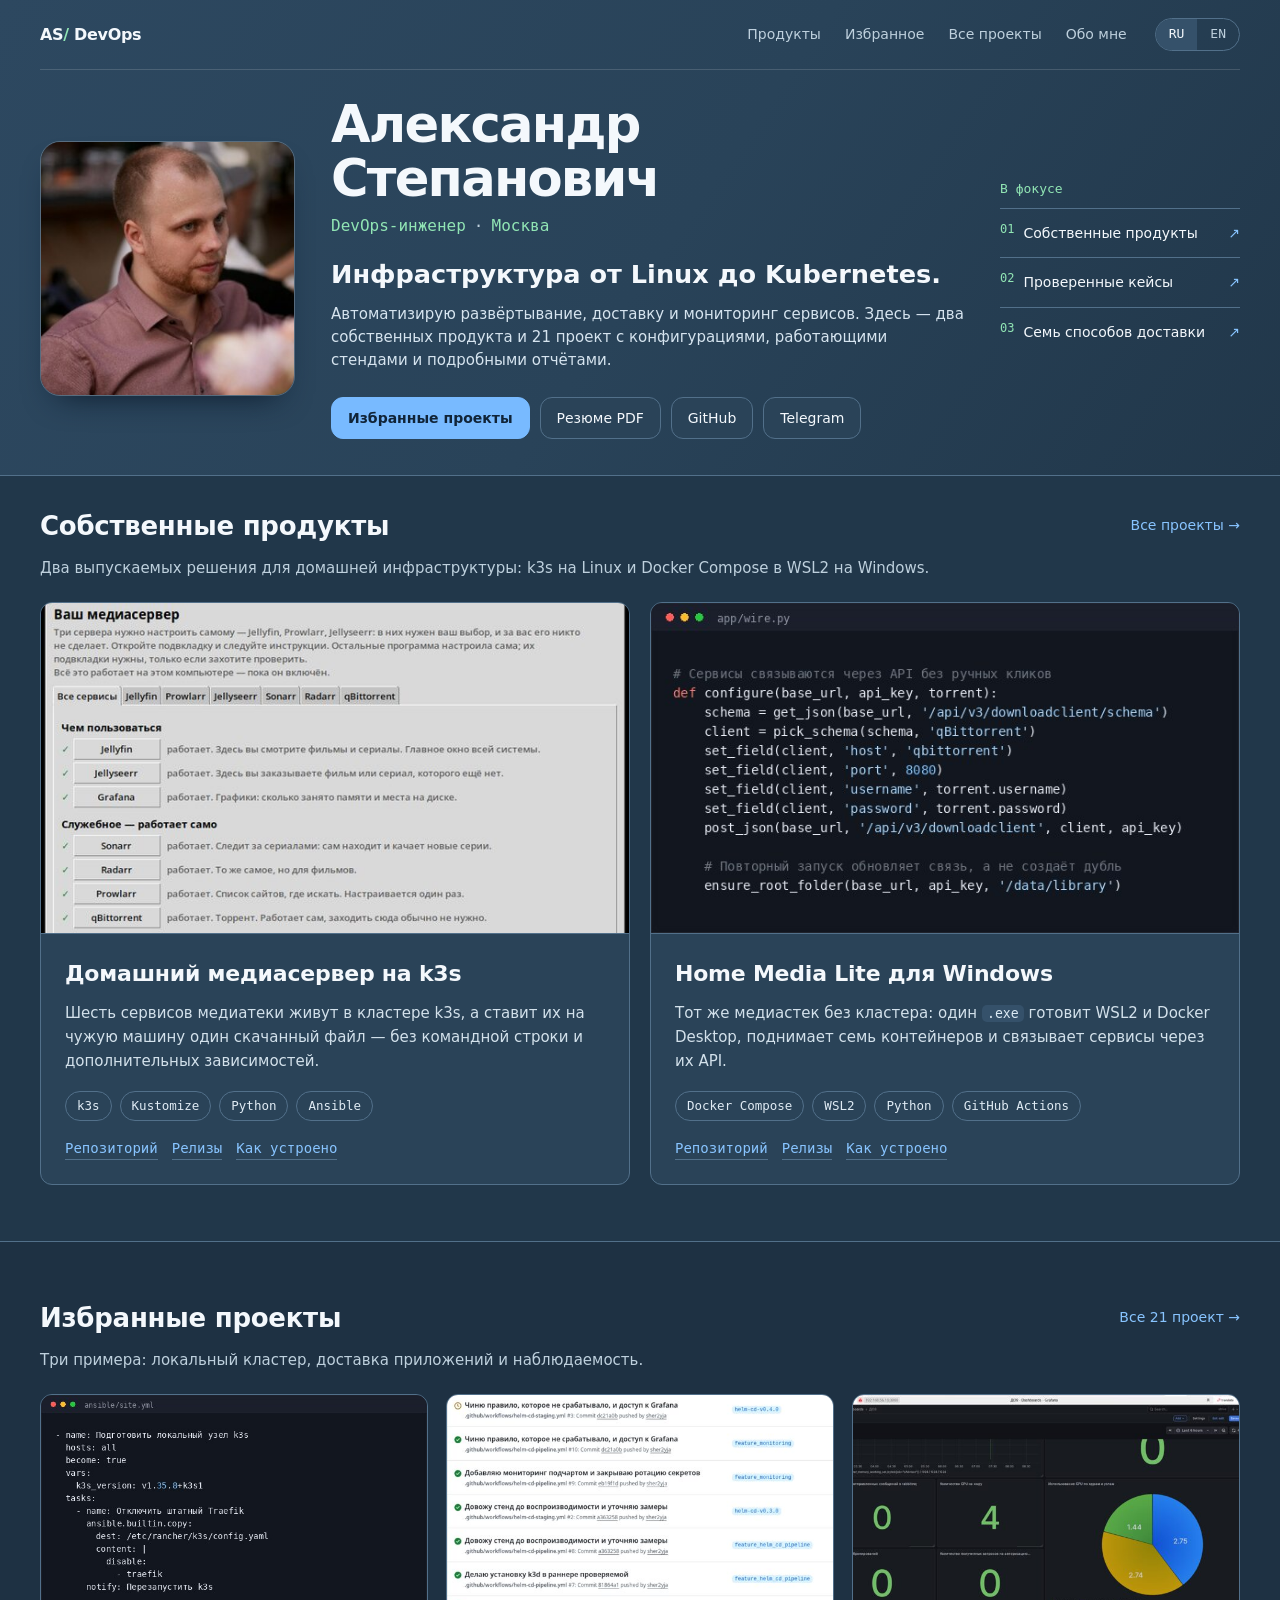
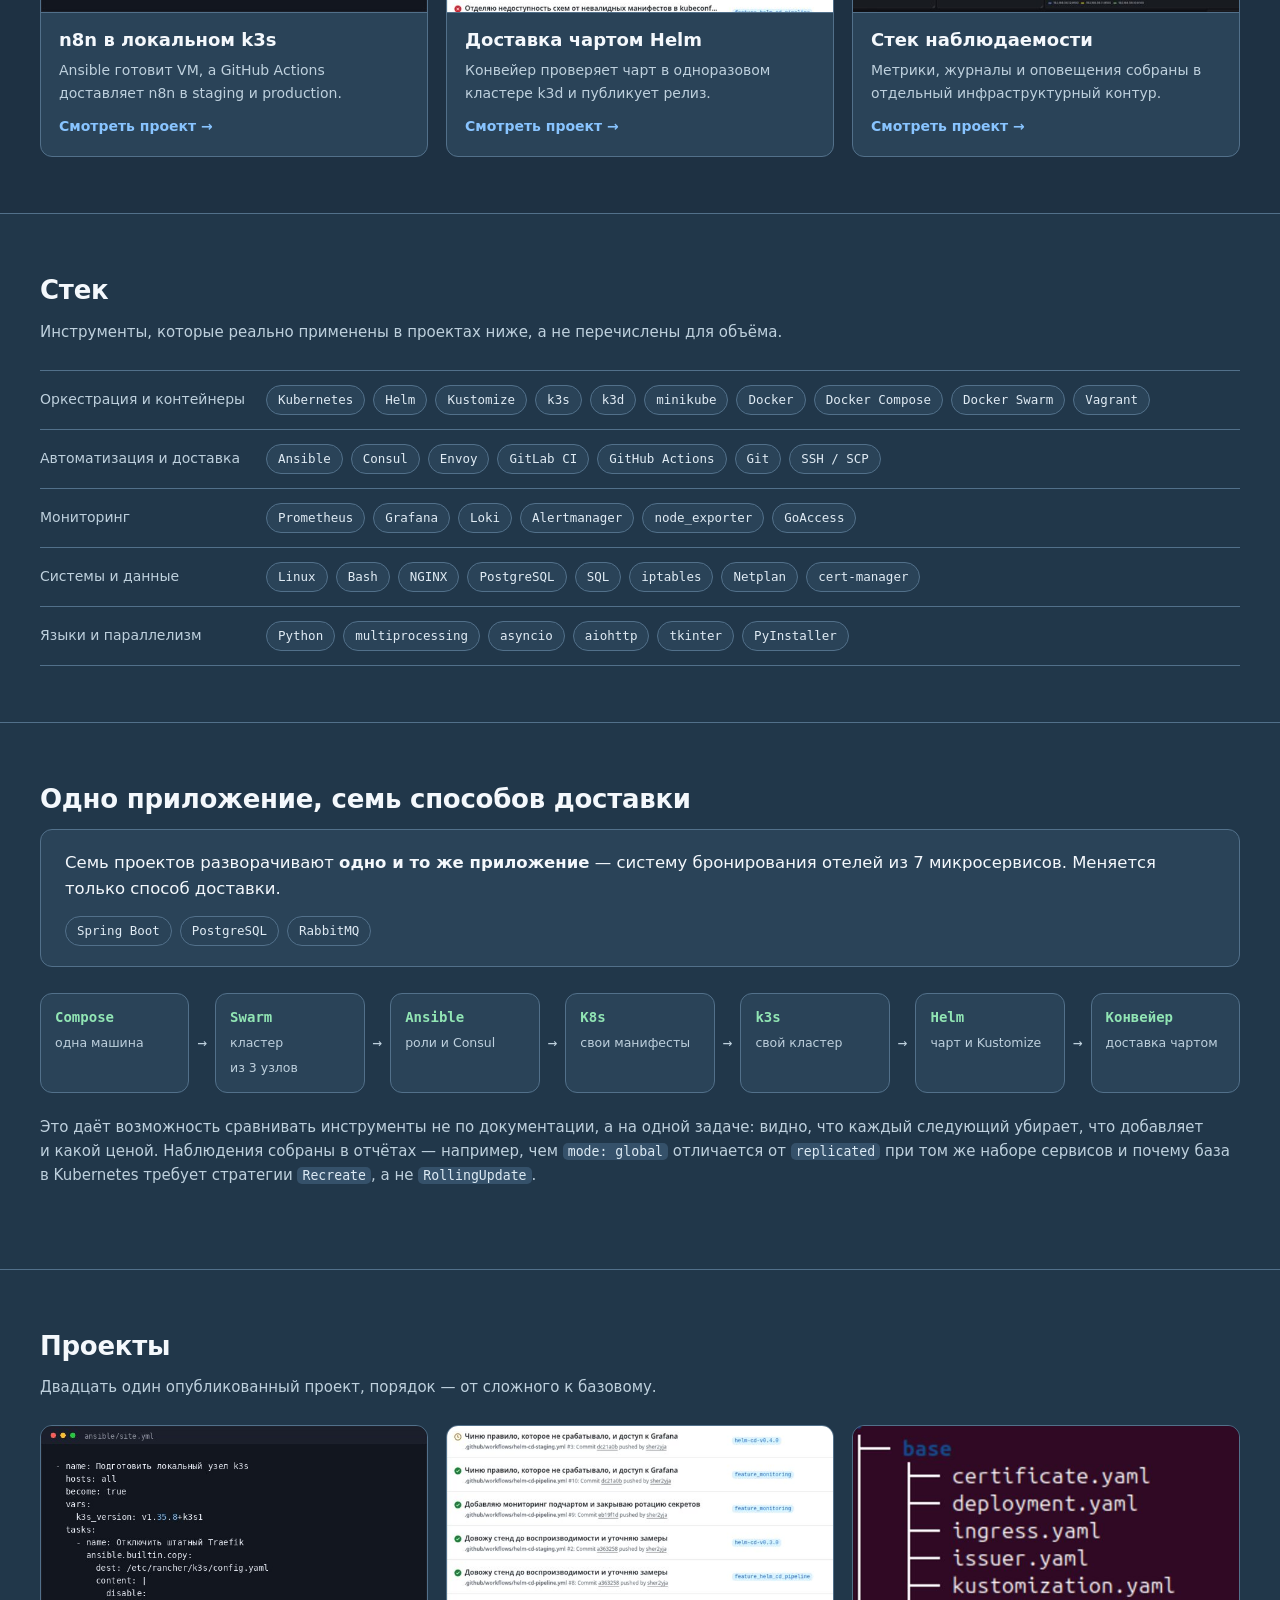
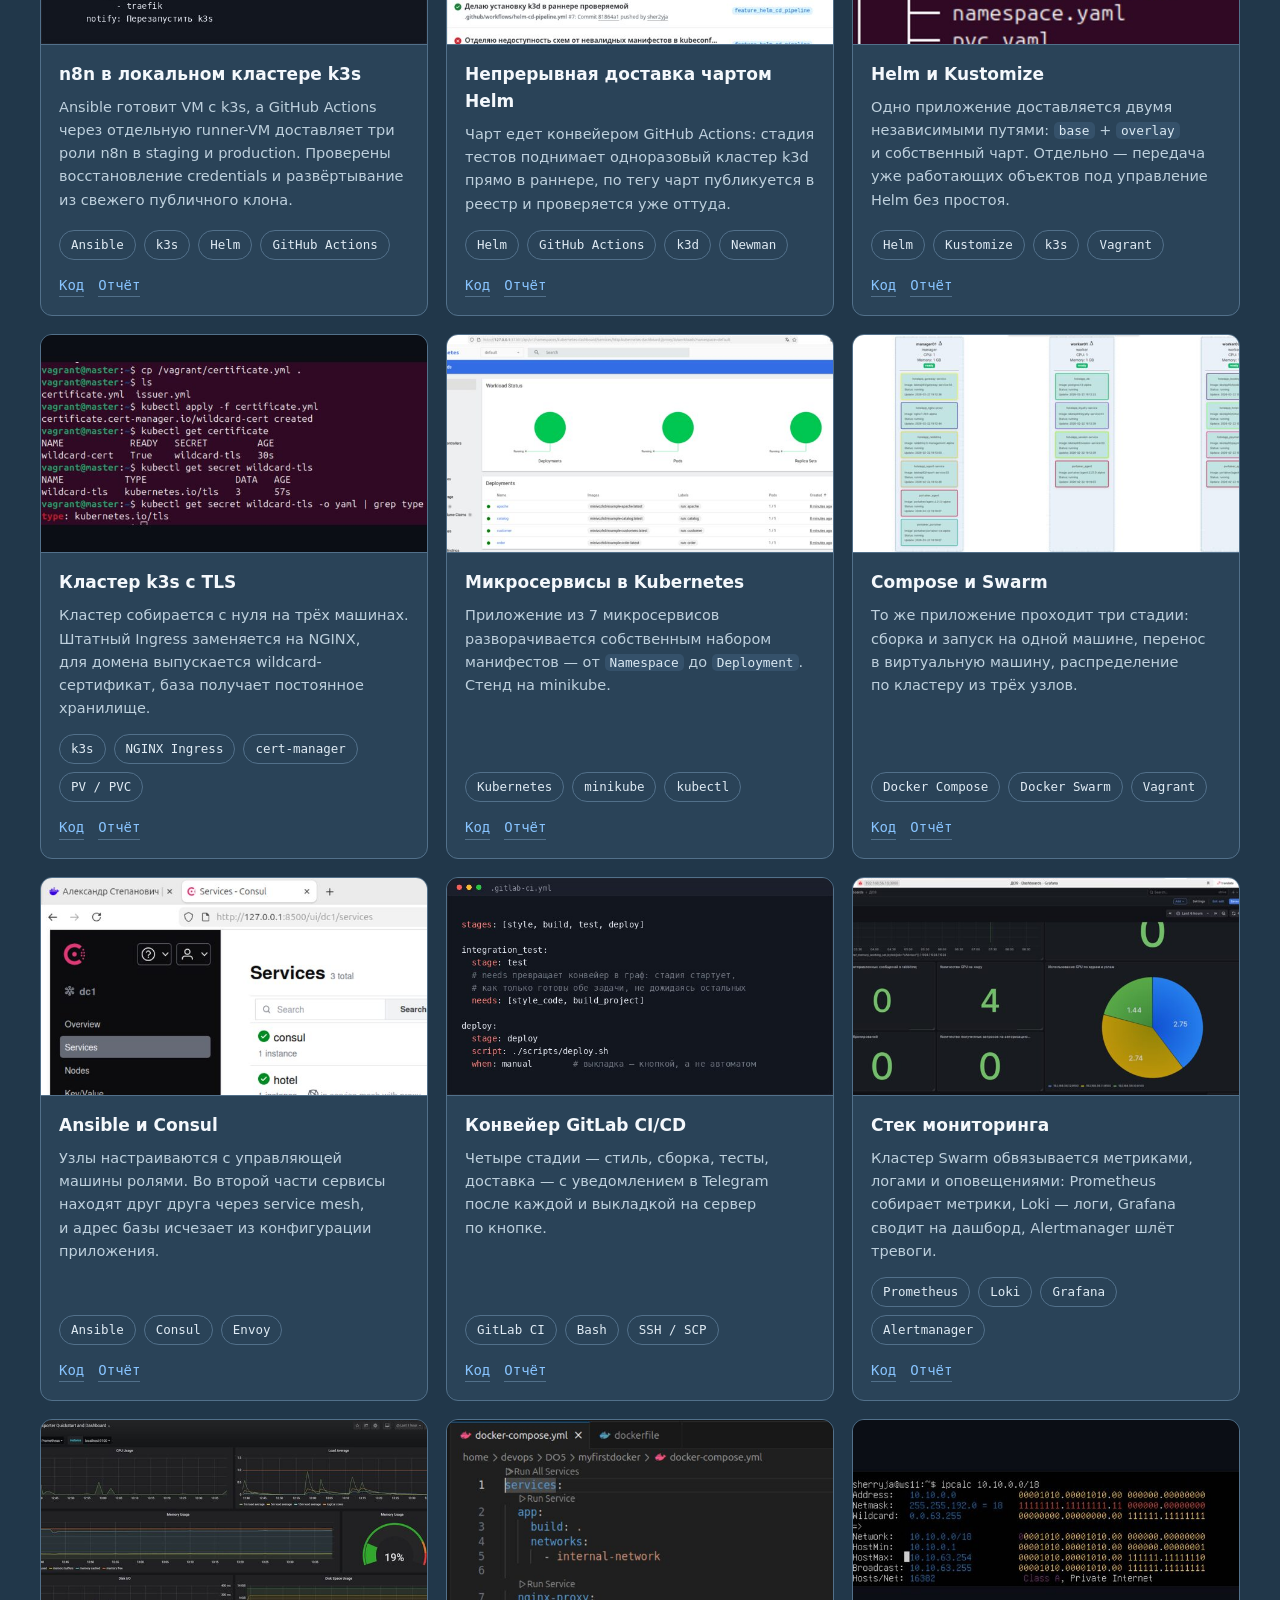
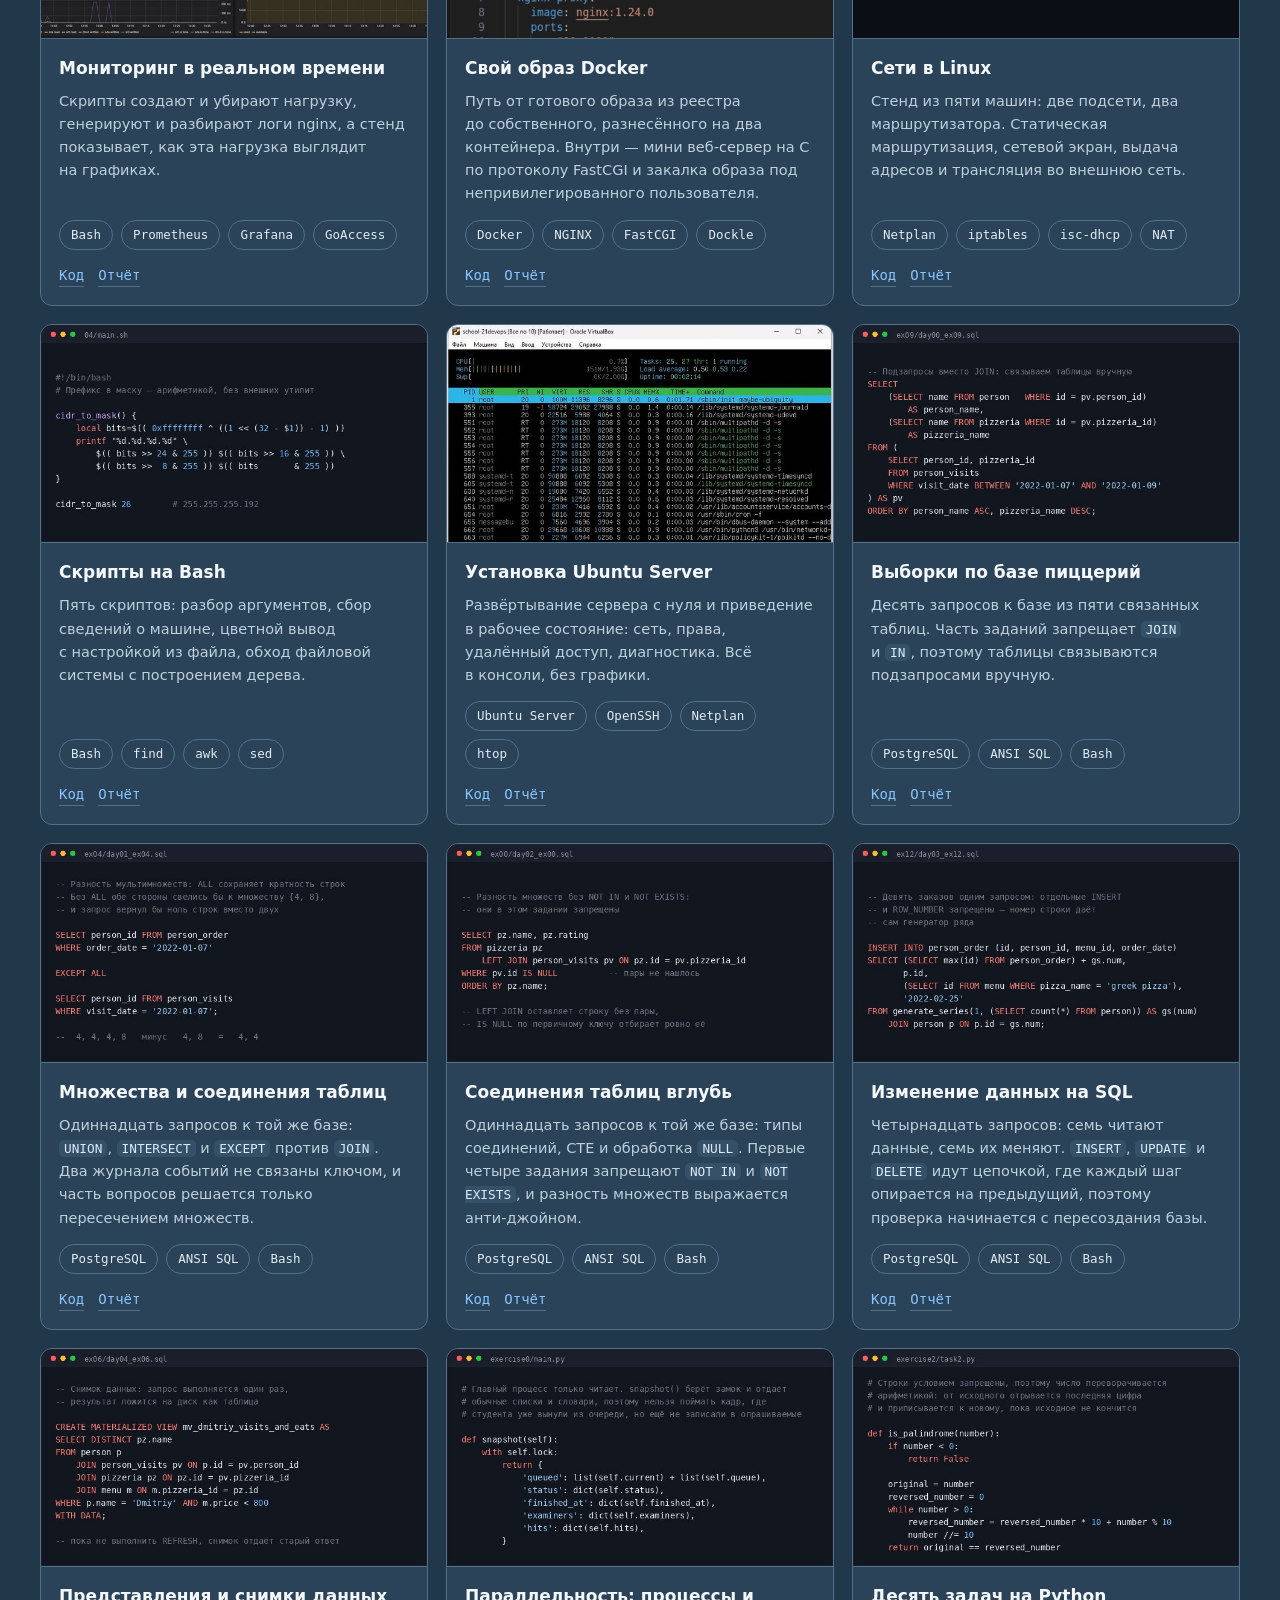
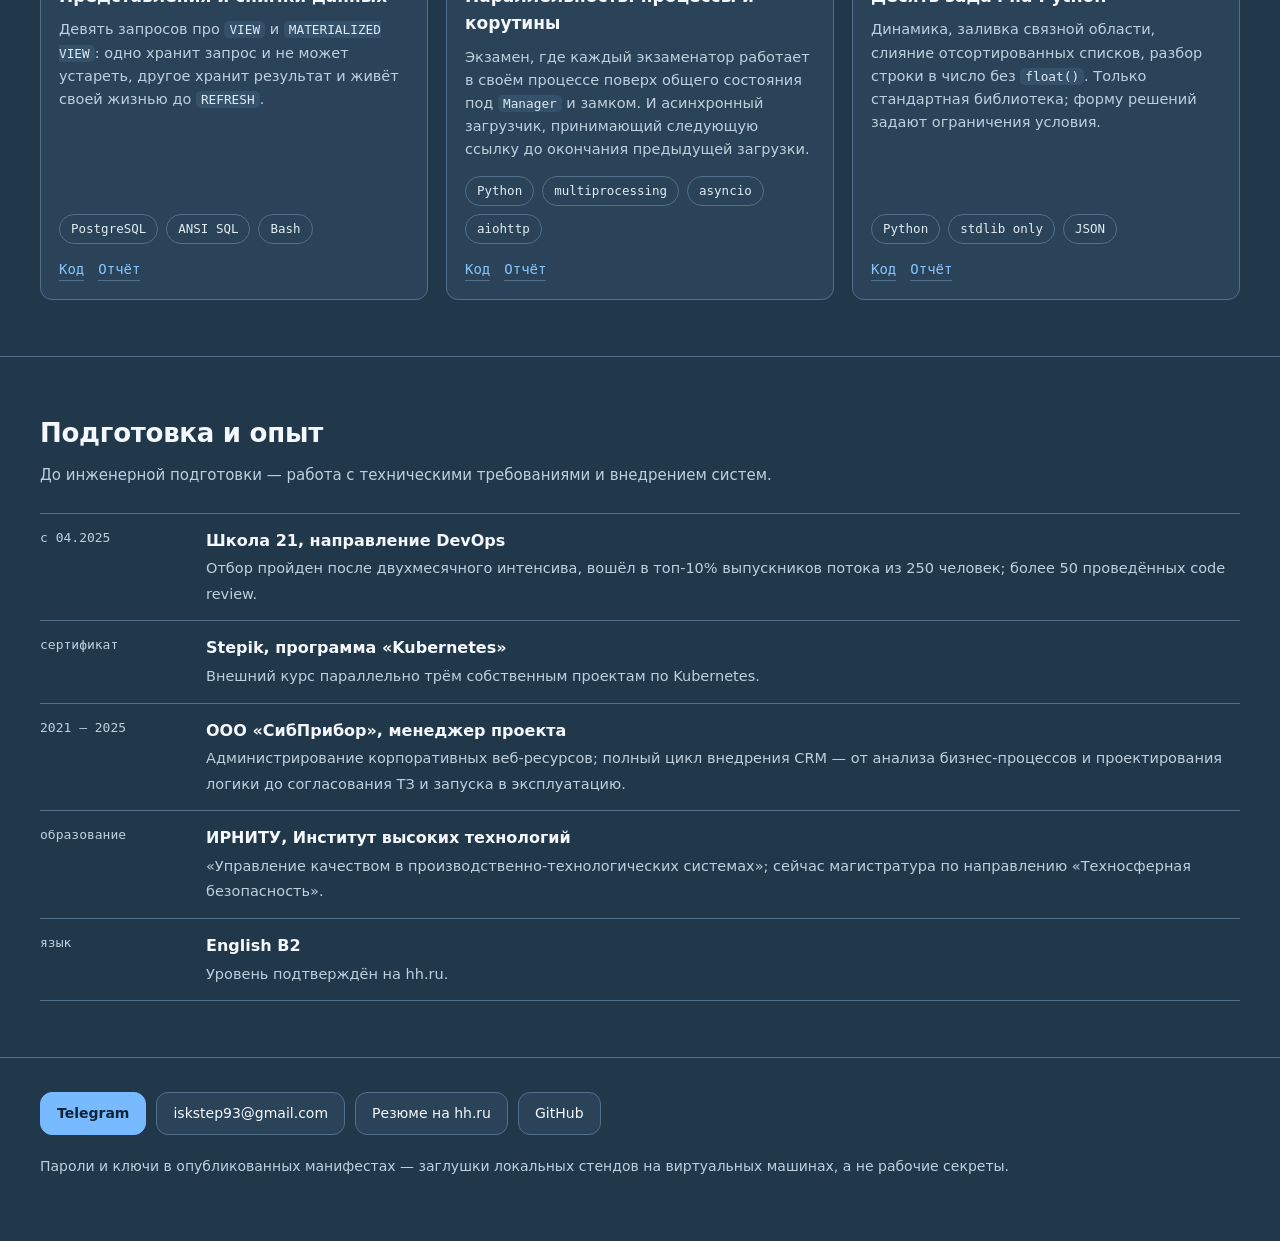
<file: index.html>
<!DOCTYPE html>
<html lang="ru">
<head>
<meta charset="utf-8">
<meta name="viewport" content="width=device-width, initial-scale=1">
<title>Александр Степанович — DevOps-инженер</title>
<meta name="description" content="Портфолио DevOps: Kubernetes, Helm, Ansible, Docker, CI/CD и мониторинг. Двадцать один проект с отчётами и рабочими конфигурациями плюс два собственных медиапродукта для Linux и Windows.">
<meta property="og:title" content="Александр Степанович — DevOps-инженер">
<meta property="og:description" content="Портфолио DevOps: Kubernetes, Helm, Ansible, Docker, CI/CD и мониторинг. Двадцать один проект и два собственных медиапродукта.">
<meta property="og:image" content="https://sher2yja.github.io/assets/photo.jpg">
<meta property="og:url" content="https://sher2yja.github.io/">
<meta property="og:type" content="profile">
<link rel="icon" href="data:image/svg+xml,%3Csvg xmlns='http://www.w3.org/2000/svg' viewBox='0 0 32 32'%3E%3Crect width='32' height='32' rx='7' fill='%230b0e14'/%3E%3Ctext x='16' y='23' font-family='monospace' font-size='19' fill='%233fb950' text-anchor='middle'%3E%24%3C/text%3E%3C/svg%3E">
<link rel="stylesheet" href="assets/style.css">
</head>
<body>

<header class="top">
  <div class="wrap">
    <div class="top-bar">
      <a class="brand" href="#top" aria-label="В начало страницы">AS<span class="brand-mark">/</span> DevOps</a>
      <nav class="site-nav" aria-label="Основная навигация">
        <a href="#product">Продукты</a>
        <a href="#featured">Избранное</a>
        <a href="#projects">Все проекты</a>
        <a href="#background">Обо мне</a>
      </nav>
      <nav class="lang"><span class="on">RU</span><a href="en/">EN</a></nav>
    </div>
    <div class="hero" id="top">
      <img class="avatar" src="assets/photo.jpg" alt="Александр Степанович" width="320" height="320">
      <div class="hero-copy">
        <h1>Александр Степанович</h1>
        <p class="role">DevOps-инженер<span class="dot">·</span>Москва</p>
        <p class="hero-thesis">Инфраструктура от Linux до Kubernetes.</p>
        <p class="lead">
          Автоматизирую развёртывание, доставку и мониторинг сервисов.
          Здесь — два собственных продукта и 21 проект с конфигурациями,
          работающими стендами и подробными отчётами.
        </p>
        <div class="actions">
          <a class="btn btn-primary" href="#featured">Избранные проекты</a>
          <a class="btn" href="assets/cv/Stepanovich_Alexander_CV.pdf?v=f8559730">Резюме PDF</a>
          <a class="btn" href="https://github.com/sher2yja/portfolio">GitHub</a>
          <a class="btn" href="https://t.me/Alexander_Stepanovich">Telegram</a>
        </div>
      </div>
      <aside class="hero-aside" aria-label="Фокус портфолио">
        <p class="hero-aside-title">В фокусе</p>
        <a href="#product"><span>01</span> Собственные продукты <span aria-hidden="true">↗</span></a>
        <a href="#featured"><span>02</span> Проверенные кейсы <span aria-hidden="true">↗</span></a>
        <a href="#chain"><span>03</span> Семь способов доставки <span aria-hidden="true">↗</span></a>
      </aside>
    </div>
  </div>
</header>

<main>

<section id="product">
  <div class="wrap">
    <div class="section-heading"><div><h2>Собственные продукты</h2><p class="sub">Два выпускаемых решения для домашней инфраструктуры: k3s на Linux и Docker Compose в WSL2 на Windows.</p></div><a href="#projects">Все проекты →</a></div>
    <div class="product-list">
      <article class="product">
        <div class="product-shot"><img src="assets/covers/home-media-k3s.jpg" alt="Окно программы: семь сервисов медиасервера подняты и отвечают" width="640" height="360"></div>
        <div class="product-body">
          <h3>Домашний медиасервер на k3s</h3>
          <p>Шесть сервисов медиатеки живут в кластере k3s, а ставит их на чужую машину один скачанный файл — без командной строки и дополнительных зависимостей.</p>
          <div class="chips"><span class="chip">k3s</span><span class="chip">Kustomize</span><span class="chip">Python</span><span class="chip">Ansible</span></div>
          <div class="links"><a href="https://github.com/sher2yja/home-media-k3s">Репозиторий</a><a href="https://github.com/sher2yja/home-media-k3s/releases">Релизы</a><a href="https://github.com/sher2yja/home-media-k3s/blob/master/DEVELOPMENT.md">Как устроено</a></div>
        </div>
      </article>
      <article class="product">
        <div class="product-shot"><img src="assets/covers/home-media-lite.jpg" alt="Код связывания сервисов Home Media Lite" width="640" height="360"></div>
        <div class="product-body">
          <h3>Home Media Lite для Windows</h3>
          <p>Тот же медиастек без кластера: один <code>.exe</code> готовит WSL2 и Docker Desktop, поднимает семь контейнеров и связывает сервисы через их API.</p>
          <div class="chips"><span class="chip">Docker Compose</span><span class="chip">WSL2</span><span class="chip">Python</span><span class="chip">GitHub Actions</span></div>
          <div class="links"><a href="https://github.com/sher2yja/home-media-lite">Репозиторий</a><a href="https://github.com/sher2yja/home-media-lite/releases">Релизы</a><a href="https://github.com/sher2yja/home-media-lite/blob/master/DEVELOPMENT.md">Как устроено</a></div>
        </div>
      </article>
    </div>
  </div>
</section>

<section id="featured">
  <div class="wrap">
    <div class="section-heading"><div><h2>Избранные проекты</h2><p class="sub">Три примера: локальный кластер, доставка приложений и наблюдаемость.</p></div><a href="#projects">Все 21 проект →</a></div>
    <div class="featured-grid">
      <article class="featured-card"><a href="https://github.com/sher2yja/portfolio/tree/main/devops_projects/n8n-k3s-local"><img src="assets/covers/n8n-k3s-local.jpg" alt="Манифесты локального кластера n8n" width="640" height="360"><span class="featured-body"><strong>n8n в локальном k3s</strong><span>Ansible готовит VM, а GitHub Actions доставляет n8n в staging и production.</span><span class="featured-link">Смотреть проект →</span></span></a></article>
      <article class="featured-card"><a href="https://github.com/sher2yja/portfolio/tree/main/devops_projects/helm-cd-pipeline"><img src="assets/covers/helm-cd-pipeline.jpg" alt="Прогоны конвейера в GitHub Actions" width="640" height="360"><span class="featured-body"><strong>Доставка чартом Helm</strong><span>Конвейер проверяет чарт в одноразовом кластере k3d и публикует релиз.</span><span class="featured-link">Смотреть проект →</span></span></a></article>
      <article class="featured-card"><a href="https://github.com/sher2yja/portfolio/tree/main/devops_projects/observability-stack"><img src="assets/covers/observability-stack.jpg" alt="Панель мониторинга инфраструктуры" width="640" height="360"><span class="featured-body"><strong>Стек наблюдаемости</strong><span>Метрики, журналы и оповещения собраны в отдельный инфраструктурный контур.</span><span class="featured-link">Смотреть проект →</span></span></a></article>
    </div>
  </div>
</section>

<section id="stack">
  <div class="wrap">
    <h2>Стек</h2>
    <p class="sub">Инструменты, которые реально применены в проектах ниже, а не перечислены для объёма.</p>

    <div class="stack-row">
      <div class="stack-name">Оркестрация и контейнеры</div>
      <div class="chips">
        <span class="chip">Kubernetes</span><span class="chip">Helm</span><span class="chip">Kustomize</span>
        <span class="chip">k3s</span><span class="chip">k3d</span><span class="chip">minikube</span><span class="chip">Docker</span>
        <span class="chip">Docker Compose</span><span class="chip">Docker Swarm</span><span class="chip">Vagrant</span>
      </div>
    </div>
    <div class="stack-row">
      <div class="stack-name">Автоматизация и доставка</div>
      <div class="chips">
        <span class="chip">Ansible</span><span class="chip">Consul</span><span class="chip">Envoy</span>
        <span class="chip">GitLab CI</span><span class="chip">GitHub Actions</span><span class="chip">Git</span><span class="chip">SSH / SCP</span>
      </div>
    </div>
    <div class="stack-row">
      <div class="stack-name">Мониторинг</div>
      <div class="chips">
        <span class="chip">Prometheus</span><span class="chip">Grafana</span><span class="chip">Loki</span>
        <span class="chip">Alertmanager</span><span class="chip">node_exporter</span><span class="chip">GoAccess</span>
      </div>
    </div>
    <div class="stack-row">
      <div class="stack-name">Системы и данные</div>
      <div class="chips">
        <span class="chip">Linux</span><span class="chip">Bash</span><span class="chip">NGINX</span>
        <span class="chip">PostgreSQL</span><span class="chip">SQL</span><span class="chip">iptables</span>
        <span class="chip">Netplan</span><span class="chip">cert-manager</span>
      </div>
    </div>
    <div class="stack-row">
      <div class="stack-name">Языки и параллелизм</div>
      <div class="chips">
        <span class="chip">Python</span><span class="chip">multiprocessing</span><span class="chip">asyncio</span>
        <span class="chip">aiohttp</span><span class="chip">tkinter</span><span class="chip">PyInstaller</span>
      </div>
    </div>
  </div>
</section>

<section id="chain">
  <div class="wrap">
    <h2>Одно приложение, семь способов доставки</h2>
    <div class="callout">
      <p>
        Семь проектов разворачивают <strong>одно и то же приложение</strong> —
        систему бронирования отелей из 7 микросервисов. Меняется только способ
        доставки.
      </p>
      <div class="chips">
        <span class="chip">Spring Boot</span><span class="chip">PostgreSQL</span><span class="chip">RabbitMQ</span>
      </div>
    </div>

    <div class="chain">
      <div class="step"><b>Compose</b><span>одна машина</span></div>
      <div class="arrow">→</div>
      <div class="step"><b>Swarm</b><span>кластер из 3 узлов</span></div>
      <div class="arrow">→</div>
      <div class="step"><b>Ansible</b><span>роли и Consul</span></div>
      <div class="arrow">→</div>
      <div class="step"><b>K8s</b><span>свои манифесты</span></div>
      <div class="arrow">→</div>
      <div class="step"><b>k3s</b><span>свой кластер</span></div>
      <div class="arrow">→</div>
      <div class="step"><b>Helm</b><span>чарт и Kustomize</span></div>
      <div class="arrow">→</div>
      <div class="step"><b>Конвейер</b><span>доставка чартом</span></div>
    </div>

    <p class="sub">
      Это даёт возможность сравнивать инструменты не по документации, а на одной
      задаче: видно, что каждый следующий убирает, что добавляет и какой ценой.
      Наблюдения собраны в отчётах — например, чем <code>mode: global</code>
      отличается от <code>replicated</code> при том же наборе сервисов и почему
      база в Kubernetes требует стратегии <code>Recreate</code>, а не <code>RollingUpdate</code>.
    </p>
  </div>
</section>

<section id="projects">
  <div class="wrap">
    <h2>Проекты</h2>
    <p class="sub">Двадцать один опубликованный проект, порядок — от сложного к базовому.</p>

    <div class="grid">

      <article class="card">
        <img src="assets/covers/n8n-k3s-local.jpg" alt="Манифесты локального кластера n8n" loading="lazy" width="640" height="360">
        <div class="card-body">
          <h3>n8n в локальном кластере k3s</h3>
          <p>Ansible готовит VM с k3s, а GitHub Actions через отдельную runner-VM доставляет три роли n8n в staging и production. Проверены восстановление credentials и развёртывание из свежего публичного клона.</p>
          <div class="chips"><span class="chip">Ansible</span><span class="chip">k3s</span><span class="chip">Helm</span><span class="chip">GitHub Actions</span></div>
          <div class="links">
            <a href="https://github.com/sher2yja/portfolio/tree/main/devops_projects/n8n-k3s-local">Код</a>
            <a href="https://github.com/sher2yja/portfolio/blob/main/devops_projects/n8n-k3s-local/main_report.md">Отчёт</a>
          </div>
        </div>
      </article>

      <article class="card">
        <img src="assets/covers/helm-cd-pipeline.jpg" alt="Прогоны конвейера в GitHub Actions" loading="lazy" width="640" height="360">
        <div class="card-body">
          <h3>Непрерывная доставка чартом Helm</h3>
          <p>Чарт едет конвейером GitHub Actions: стадия тестов поднимает одноразовый кластер k3d прямо в раннере, по тегу чарт публикуется в реестр и проверяется уже оттуда.</p>
          <div class="chips"><span class="chip">Helm</span><span class="chip">GitHub Actions</span><span class="chip">k3d</span><span class="chip">Newman</span></div>
          <div class="links">
            <a href="https://github.com/sher2yja/portfolio/tree/main/devops_projects/helm-cd-pipeline">Код</a>
            <a href="https://github.com/sher2yja/portfolio/blob/main/devops_projects/helm-cd-pipeline/main_report.md">Отчёт</a>
          </div>
        </div>
      </article>

      <article class="card">
        <img src="assets/covers/helm-kustomize-deploy.jpg" alt="Дерево манифестов base и overlays" loading="lazy" width="640" height="360">
        <div class="card-body">
          <h3>Helm и Kustomize</h3>
          <p>Одно приложение доставляется двумя независимыми путями: <code>base</code> + <code>overlay</code> и собственный чарт. Отдельно — передача уже работающих объектов под управление Helm без простоя.</p>
          <div class="chips"><span class="chip">Helm</span><span class="chip">Kustomize</span><span class="chip">k3s</span><span class="chip">Vagrant</span></div>
          <div class="links">
            <a href="https://github.com/sher2yja/portfolio/tree/main/devops_projects/helm-kustomize-deploy">Код</a>
            <a href="https://github.com/sher2yja/portfolio/blob/main/devops_projects/helm-kustomize-deploy/main_report.md">Отчёт</a>
          </div>
        </div>
      </article>

      <article class="card">
        <img src="assets/covers/k3s-cluster-tls.jpg" alt="Выпуск wildcard-сертификата через cert-manager" loading="lazy" width="640" height="360">
        <div class="card-body">
          <h3>Кластер k3s с TLS</h3>
          <p>Кластер собирается с нуля на трёх машинах. Штатный Ingress заменяется на NGINX, для домена выпускается wildcard-сертификат, база получает постоянное хранилище.</p>
          <div class="chips"><span class="chip">k3s</span><span class="chip">NGINX Ingress</span><span class="chip">cert-manager</span><span class="chip">PV / PVC</span></div>
          <div class="links">
            <a href="https://github.com/sher2yja/portfolio/tree/main/devops_projects/k3s-cluster-tls">Код</a>
            <a href="https://github.com/sher2yja/portfolio/blob/main/devops_projects/k3s-cluster-tls/main_report.md">Отчёт</a>
          </div>
        </div>
      </article>

      <article class="card">
        <img src="assets/covers/k8s-microservices.jpg" alt="Панель Kubernetes: развёртывания и поды приложения" loading="lazy" width="640" height="360">
        <div class="card-body">
          <h3>Микросервисы в Kubernetes</h3>
          <p>Приложение из 7 микросервисов разворачивается собственным набором манифестов — от <code>Namespace</code> до <code>Deployment</code>. Стенд на minikube.</p>
          <div class="chips"><span class="chip">Kubernetes</span><span class="chip">minikube</span><span class="chip">kubectl</span></div>
          <div class="links">
            <a href="https://github.com/sher2yja/portfolio/tree/main/devops_projects/k8s-microservices">Код</a>
            <a href="https://github.com/sher2yja/portfolio/blob/main/devops_projects/k8s-microservices/main_report.md">Отчёт</a>
          </div>
        </div>
      </article>

      <article class="card">
        <img src="assets/covers/swarm-orchestration.jpg" alt="Сервисы, разложенные по узлам кластера Swarm" loading="lazy" width="640" height="360">
        <div class="card-body">
          <h3>Compose и Swarm</h3>
          <p>То же приложение проходит три стадии: сборка и запуск на одной машине, перенос в виртуальную машину, распределение по кластеру из трёх узлов.</p>
          <div class="chips"><span class="chip">Docker Compose</span><span class="chip">Docker Swarm</span><span class="chip">Vagrant</span></div>
          <div class="links">
            <a href="https://github.com/sher2yja/portfolio/tree/main/devops_projects/swarm-orchestration">Код</a>
            <a href="https://github.com/sher2yja/portfolio/blob/main/devops_projects/swarm-orchestration/main_report.md">Отчёт</a>
          </div>
        </div>
      </article>

      <article class="card">
        <img src="assets/covers/ansible-consul-iac.jpg" alt="Список сервисов в интерфейсе Consul" loading="lazy" width="640" height="360">
        <div class="card-body">
          <h3>Ansible и Consul</h3>
          <p>Узлы настраиваются с управляющей машины ролями. Во второй части сервисы находят друг друга через service mesh, и адрес базы исчезает из конфигурации приложения.</p>
          <div class="chips"><span class="chip">Ansible</span><span class="chip">Consul</span><span class="chip">Envoy</span></div>
          <div class="links">
            <a href="https://github.com/sher2yja/portfolio/tree/main/devops_projects/ansible-consul-iac">Код</a>
            <a href="https://github.com/sher2yja/portfolio/blob/main/devops_projects/ansible-consul-iac/main_report.md">Отчёт</a>
          </div>
        </div>
      </article>

      <article class="card">
        <img src="assets/covers/gitlab-cicd-pipeline.jpg" alt="Фрагмент .gitlab-ci.yml: стадии, needs и ручная выкладка" loading="lazy" width="640" height="360">
        <div class="card-body">
          <h3>Конвейер GitLab CI/CD</h3>
          <p>Четыре стадии — стиль, сборка, тесты, доставка — с уведомлением в Telegram после каждой и выкладкой на сервер по кнопке.</p>
          <div class="chips"><span class="chip">GitLab CI</span><span class="chip">Bash</span><span class="chip">SSH / SCP</span></div>
          <div class="links">
            <a href="https://github.com/sher2yja/portfolio/tree/main/devops_projects/gitlab-cicd-pipeline">Код</a>
            <a href="https://github.com/sher2yja/portfolio/blob/main/devops_projects/gitlab-cicd-pipeline/main_report.md">Отчёт</a>
          </div>
        </div>
      </article>

      <article class="card">
        <img src="assets/covers/observability-stack.jpg" alt="Дашборд Grafana с метриками кластера" loading="lazy" width="640" height="360">
        <div class="card-body">
          <h3>Стек мониторинга</h3>
          <p>Кластер Swarm обвязывается метриками, логами и оповещениями: Prometheus собирает метрики, Loki — логи, Grafana сводит на дашборд, Alertmanager шлёт тревоги.</p>
          <div class="chips"><span class="chip">Prometheus</span><span class="chip">Loki</span><span class="chip">Grafana</span><span class="chip">Alertmanager</span></div>
          <div class="links">
            <a href="https://github.com/sher2yja/portfolio/tree/main/devops_projects/observability-stack">Код</a>
            <a href="https://github.com/sher2yja/portfolio/blob/main/devops_projects/observability-stack/main_report.md">Отчёт</a>
          </div>
        </div>
      </article>

      <article class="card">
        <img src="assets/covers/log-analytics-monitoring.jpg" alt="Графики нагрузки на дашборде node exporter" loading="lazy" width="640" height="360">
        <div class="card-body">
          <h3>Мониторинг в реальном времени</h3>
          <p>Скрипты создают и убирают нагрузку, генерируют и разбирают логи nginx, а стенд показывает, как эта нагрузка выглядит на графиках.</p>
          <div class="chips"><span class="chip">Bash</span><span class="chip">Prometheus</span><span class="chip">Grafana</span><span class="chip">GoAccess</span></div>
          <div class="links">
            <a href="https://github.com/sher2yja/portfolio/tree/main/devops_projects/log-analytics-monitoring">Код</a>
            <a href="https://github.com/sher2yja/portfolio/blob/main/devops_projects/log-analytics-monitoring/main_report.md">Отчёт</a>
          </div>
        </div>
      </article>

      <article class="card">
        <img src="assets/covers/docker-nginx-fastcgi.jpg" alt="Свои образы в docker images" loading="lazy" width="640" height="360">
        <div class="card-body">
          <h3>Свой образ Docker</h3>
          <p>Путь от готового образа из реестра до собственного, разнесённого на два контейнера. Внутри — мини веб-сервер на C по протоколу FastCGI и закалка образа под непривилегированного пользователя.</p>
          <div class="chips"><span class="chip">Docker</span><span class="chip">NGINX</span><span class="chip">FastCGI</span><span class="chip">Dockle</span></div>
          <div class="links">
            <a href="https://github.com/sher2yja/portfolio/tree/main/devops_projects/docker-nginx-fastcgi">Код</a>
            <a href="https://github.com/sher2yja/portfolio/blob/main/devops_projects/docker-nginx-fastcgi/main_report.md">Отчёт</a>
          </div>
        </div>
      </article>

      <article class="card">
        <img src="assets/covers/network-infrastructure.jpg" alt="Разбор подсети утилитой ipcalc" loading="lazy" width="640" height="360">
        <div class="card-body">
          <h3>Сети в Linux</h3>
          <p>Стенд из пяти машин: две подсети, два маршрутизатора. Статическая маршрутизация, сетевой экран, выдача адресов и трансляция во внешнюю сеть.</p>
          <div class="chips"><span class="chip">Netplan</span><span class="chip">iptables</span><span class="chip">isc-dhcp</span><span class="chip">NAT</span></div>
          <div class="links">
            <a href="https://github.com/sher2yja/portfolio/tree/main/devops_projects/network-infrastructure">Код</a>
            <a href="https://github.com/sher2yja/portfolio/blob/main/devops_projects/network-infrastructure/main_report.md">Отчёт</a>
          </div>
        </div>
      </article>

      <article class="card">
        <img src="assets/covers/sys-monitor-scripts.jpg" alt="Функция перевода префикса в маску на Bash" loading="lazy" width="640" height="360">
        <div class="card-body">
          <h3>Скрипты на Bash</h3>
          <p>Пять скриптов: разбор аргументов, сбор сведений о машине, цветной вывод с настройкой из файла, обход файловой системы с построением дерева.</p>
          <div class="chips"><span class="chip">Bash</span><span class="chip">find</span><span class="chip">awk</span><span class="chip">sed</span></div>
          <div class="links">
            <a href="https://github.com/sher2yja/portfolio/tree/main/devops_projects/sys-monitor-scripts">Код</a>
            <a href="https://github.com/sher2yja/portfolio/blob/main/devops_projects/sys-monitor-scripts/main_report.md">Отчёт</a>
          </div>
        </div>
      </article>

      <article class="card">
        <img src="assets/covers/linux-core-setup.jpg" alt="Процессы сервера в htop" loading="lazy" width="640" height="360">
        <div class="card-body">
          <h3>Установка Ubuntu Server</h3>
          <p>Развёртывание сервера с нуля и приведение в рабочее состояние: сеть, права, удалённый доступ, диагностика. Всё в консоли, без графики.</p>
          <div class="chips"><span class="chip">Ubuntu Server</span><span class="chip">OpenSSH</span><span class="chip">Netplan</span><span class="chip">htop</span></div>
          <div class="links">
            <a href="https://github.com/sher2yja/portfolio/tree/main/devops_projects/linux-core-setup">Код</a>
            <a href="https://github.com/sher2yja/portfolio/blob/main/devops_projects/linux-core-setup/main_report.md">Отчёт</a>
          </div>
        </div>
      </article>

      <article class="card">
        <img src="assets/covers/pizzeria-sql-basics.jpg" alt="Запрос с подзапросами в SELECT и FROM" loading="lazy" width="640" height="360">
        <div class="card-body">
          <h3>Выборки по базе пиццерий</h3>
          <p>Десять запросов к базе из пяти связанных таблиц. Часть заданий запрещает <code>JOIN</code> и <code>IN</code>, поэтому таблицы связываются подзапросами вручную.</p>
          <div class="chips"><span class="chip">PostgreSQL</span><span class="chip">ANSI SQL</span><span class="chip">Bash</span></div>
          <div class="links">
            <a href="https://github.com/sher2yja/portfolio/tree/main/sql_projects/pizzeria-sql-basics">Код</a>
            <a href="https://github.com/sher2yja/portfolio/blob/main/sql_projects/pizzeria-sql-basics/main_report.md">Отчёт</a>
          </div>
        </div>
      </article>

      <article class="card">
        <img src="assets/covers/pizzeria-sql-sets.jpg" alt="Разность мультимножеств через EXCEPT ALL" loading="lazy" width="640" height="360">
        <div class="card-body">
          <h3>Множества и соединения таблиц</h3>
          <p>Одиннадцать запросов к той же базе: <code>UNION</code>, <code>INTERSECT</code> и <code>EXCEPT</code> против <code>JOIN</code>. Два журнала событий не связаны ключом, и часть вопросов решается только пересечением множеств.</p>
          <div class="chips"><span class="chip">PostgreSQL</span><span class="chip">ANSI SQL</span><span class="chip">Bash</span></div>
          <div class="links">
            <a href="https://github.com/sher2yja/portfolio/tree/main/sql_projects/pizzeria-sql-sets">Код</a>
            <a href="https://github.com/sher2yja/portfolio/blob/main/sql_projects/pizzeria-sql-sets/main_report.md">Отчёт</a>
          </div>
        </div>
      </article>

      <article class="card">
        <img src="assets/covers/pizzeria-sql-joins.jpg" alt="Анти-джойн: разность множеств без NOT IN" loading="lazy" width="640" height="360">
        <div class="card-body">
          <h3>Соединения таблиц вглубь</h3>
          <p>Одиннадцать запросов к той же базе: типы соединений, CTE и обработка <code>NULL</code>. Первые четыре задания запрещают <code>NOT IN</code> и <code>NOT EXISTS</code>, и разность множеств выражается анти-джойном.</p>
          <div class="chips"><span class="chip">PostgreSQL</span><span class="chip">ANSI SQL</span><span class="chip">Bash</span></div>
          <div class="links">
            <a href="https://github.com/sher2yja/portfolio/tree/main/sql_projects/pizzeria-sql-joins">Код</a>
            <a href="https://github.com/sher2yja/portfolio/blob/main/sql_projects/pizzeria-sql-joins/main_report.md">Отчёт</a>
          </div>
        </div>
      </article>

      <article class="card">
        <img src="assets/covers/pizzeria-sql-dml.jpg" alt="INSERT-SELECT с generate_series вместо девяти вставок" loading="lazy" width="640" height="360">
        <div class="card-body">
          <h3>Изменение данных на SQL</h3>
          <p>Четырнадцать запросов: семь читают данные, семь их меняют. <code>INSERT</code>, <code>UPDATE</code> и <code>DELETE</code> идут цепочкой, где каждый шаг опирается на предыдущий, поэтому проверка начинается с пересоздания базы.</p>
          <div class="chips"><span class="chip">PostgreSQL</span><span class="chip">ANSI SQL</span><span class="chip">Bash</span></div>
          <div class="links">
            <a href="https://github.com/sher2yja/portfolio/tree/main/sql_projects/pizzeria-sql-dml">Код</a>
            <a href="https://github.com/sher2yja/portfolio/blob/main/sql_projects/pizzeria-sql-dml/main_report.md">Отчёт</a>
          </div>
        </div>
      </article>

      <article class="card">
        <img src="assets/covers/pizzeria-sql-views.jpg" alt="Материализованное представление: снимок данных на диске" loading="lazy" width="640" height="360">
        <div class="card-body">
          <h3>Представления и снимки данных</h3>
          <p>Девять запросов про <code>VIEW</code> и <code>MATERIALIZED VIEW</code>: одно хранит запрос и не может устареть, другое хранит результат и живёт своей жизнью до <code>REFRESH</code>.</p>
          <div class="chips"><span class="chip">PostgreSQL</span><span class="chip">ANSI SQL</span><span class="chip">Bash</span></div>
          <div class="links">
            <a href="https://github.com/sher2yja/portfolio/tree/main/sql_projects/pizzeria-sql-views">Код</a>
            <a href="https://github.com/sher2yja/portfolio/blob/main/sql_projects/pizzeria-sql-views/main_report.md">Отчёт</a>
          </div>
        </div>
      </article>

      <article class="card">
        <img src="assets/covers/python-concurrency.jpg" alt="Снимок разделяемого состояния под замком в многопроцессной программе" loading="lazy" width="640" height="360">
        <div class="card-body">
          <h3>Параллельность: процессы и корутины</h3>
          <p>Экзамен, где каждый экзаменатор работает в своём процессе поверх общего состояния под <code>Manager</code> и замком. И асинхронный загрузчик, принимающий следующую ссылку до окончания предыдущей загрузки.</p>
          <div class="chips"><span class="chip">Python</span><span class="chip">multiprocessing</span><span class="chip">asyncio</span><span class="chip">aiohttp</span></div>
          <div class="links">
            <a href="https://github.com/sher2yja/portfolio/tree/main/python_projects/python-concurrency">Код</a>
            <a href="https://github.com/sher2yja/portfolio/blob/main/python_projects/python-concurrency/main_report.md">Отчёт</a>
          </div>
        </div>
      </article>

      <article class="card">
        <img src="assets/covers/python-algorithms.jpg" alt="Переворот числа арифметикой: строки условием запрещены" loading="lazy" width="640" height="360">
        <div class="card-body">
          <h3>Десять задач на Python</h3>
          <p>Динамика, заливка связной области, слияние отсортированных списков, разбор строки в число без <code>float()</code>. Только стандартная библиотека; форму решений задают ограничения условия.</p>
          <div class="chips"><span class="chip">Python</span><span class="chip">stdlib only</span><span class="chip">JSON</span></div>
          <div class="links">
            <a href="https://github.com/sher2yja/portfolio/tree/main/python_projects/python-algorithms">Код</a>
            <a href="https://github.com/sher2yja/portfolio/blob/main/python_projects/python-algorithms/main_report.md">Отчёт</a>
          </div>
        </div>
      </article>

    </div>
  </div>
</section>

<section id="background">
  <div class="wrap">
    <h2>Подготовка и опыт</h2>
    <p class="sub">До инженерной подготовки — работа с техническими требованиями и внедрением систем.</p>

    <ul class="facts">
      <li>
        <span class="when">с 04.2025</span>
        <span><b>Школа 21, направление DevOps</b><span class="what">Отбор пройден после двухмесячного интенсива, вошёл в топ-10% выпускников потока из 250 человек; более 50 проведённых code review.</span></span>
      </li>
      <li>
        <span class="when">сертификат</span>
        <span><b>Stepik, программа «Kubernetes»</b><span class="what">Внешний курс параллельно трём собственным проектам по Kubernetes.</span></span>
      </li>
      <li>
        <span class="when">2021 — 2025</span>
        <span><b>ООО «СибПрибор», менеджер проекта</b><span class="what">Администрирование корпоративных веб-ресурсов; полный цикл внедрения CRM — от анализа бизнес-процессов и проектирования логики до согласования ТЗ и запуска в эксплуатацию.</span></span>
      </li>
      <li>
        <span class="when">образование</span>
        <span><b>ИРНИТУ, Институт высоких технологий</b><span class="what">«Управление качеством в производственно-технологических системах»; сейчас магистратура по направлению «Техносферная безопасность».</span></span>
      </li>
      <li>
        <span class="when">язык</span>
        <span><b>English B2</b><span class="what">Уровень подтверждён на hh.ru.</span></span>
      </li>
    </ul>
  </div>
</section>

</main>

<footer>
  <div class="wrap">
    <div class="actions">
      <a class="btn btn-primary" href="https://t.me/Alexander_Stepanovich">Telegram</a>
      <a class="btn" href="mailto:iskstep93@gmail.com">iskstep93@gmail.com</a>
      <a class="btn" href="https://hh.ru/resume/a9046819ff0bac81c10039ed1f71646e4b5454">Резюме на hh.ru</a>
      <a class="btn" href="https://github.com/sher2yja">GitHub</a>
    </div>
    <p>
      Пароли и ключи в опубликованных манифестах — заглушки локальных стендов
      на виртуальных машинах, а не рабочие секреты.
    </p>
  </div>
</footer>

</body>
</html>
</file>
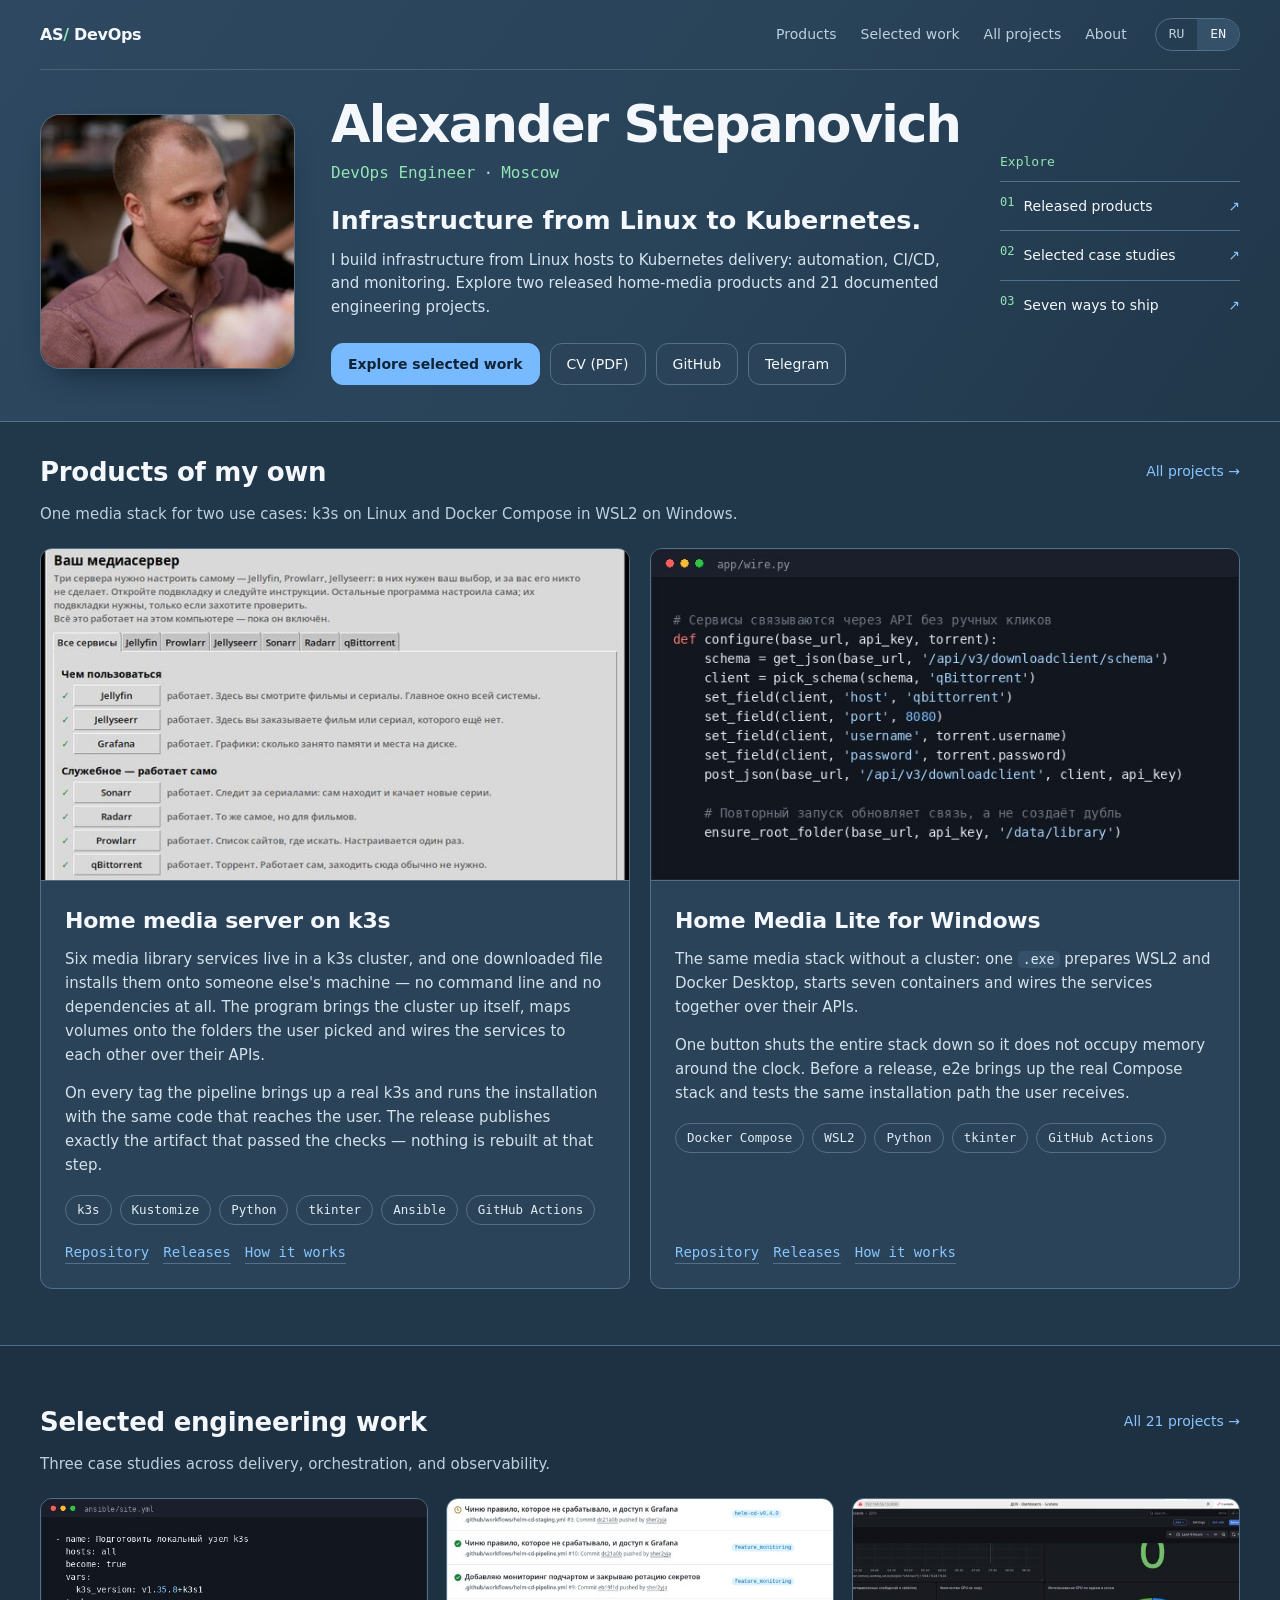
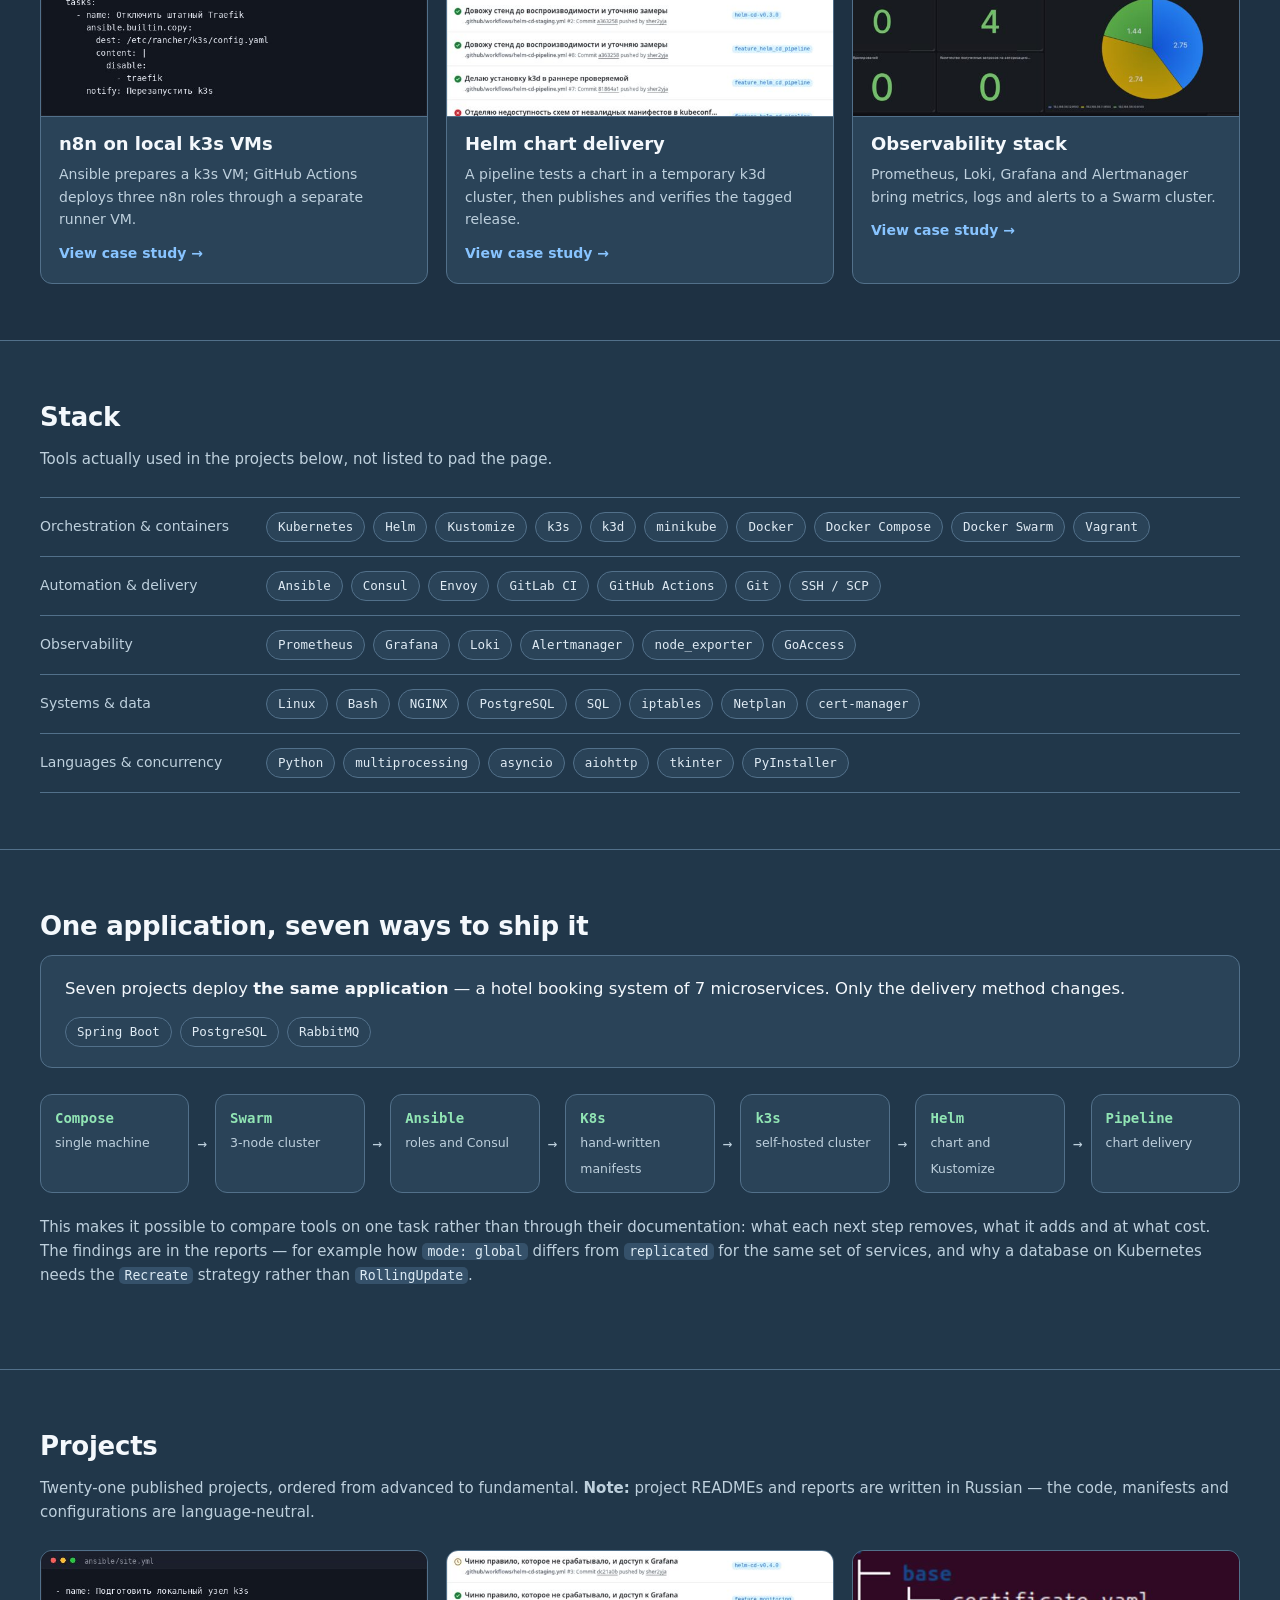
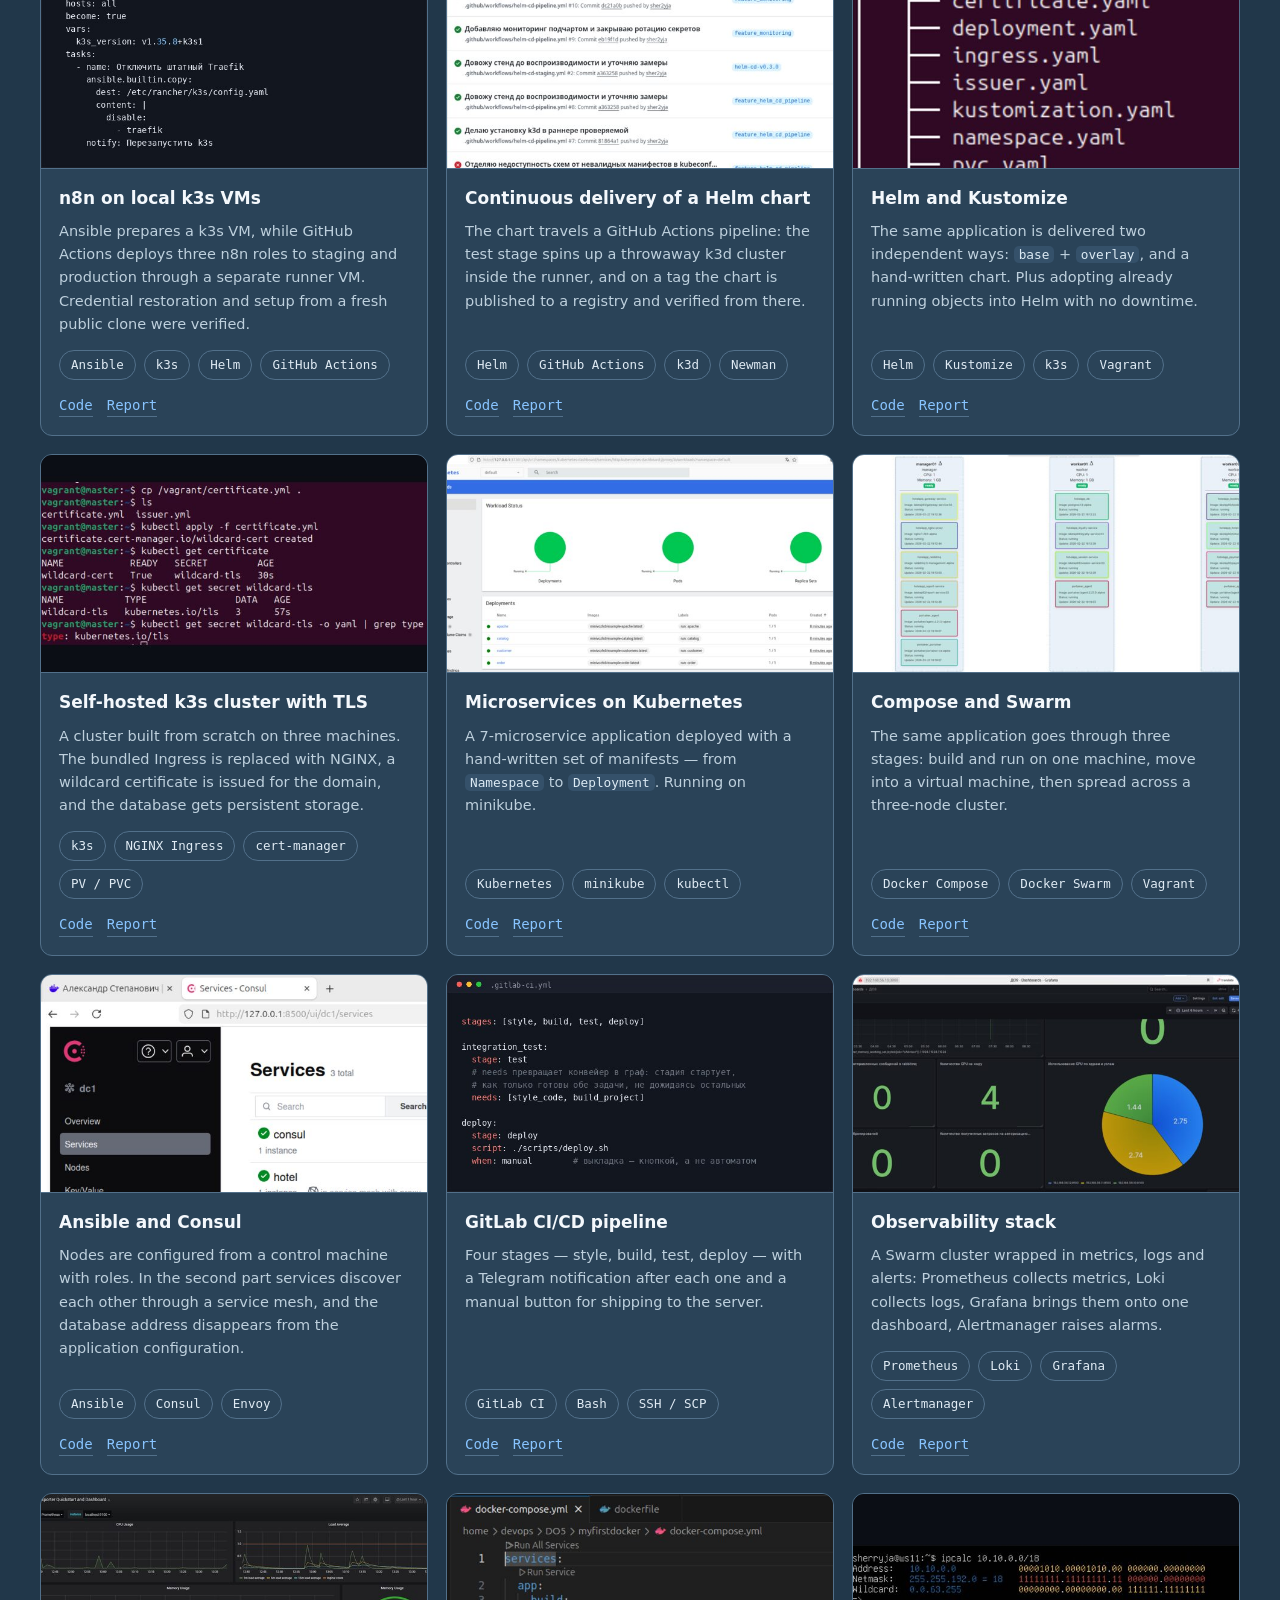
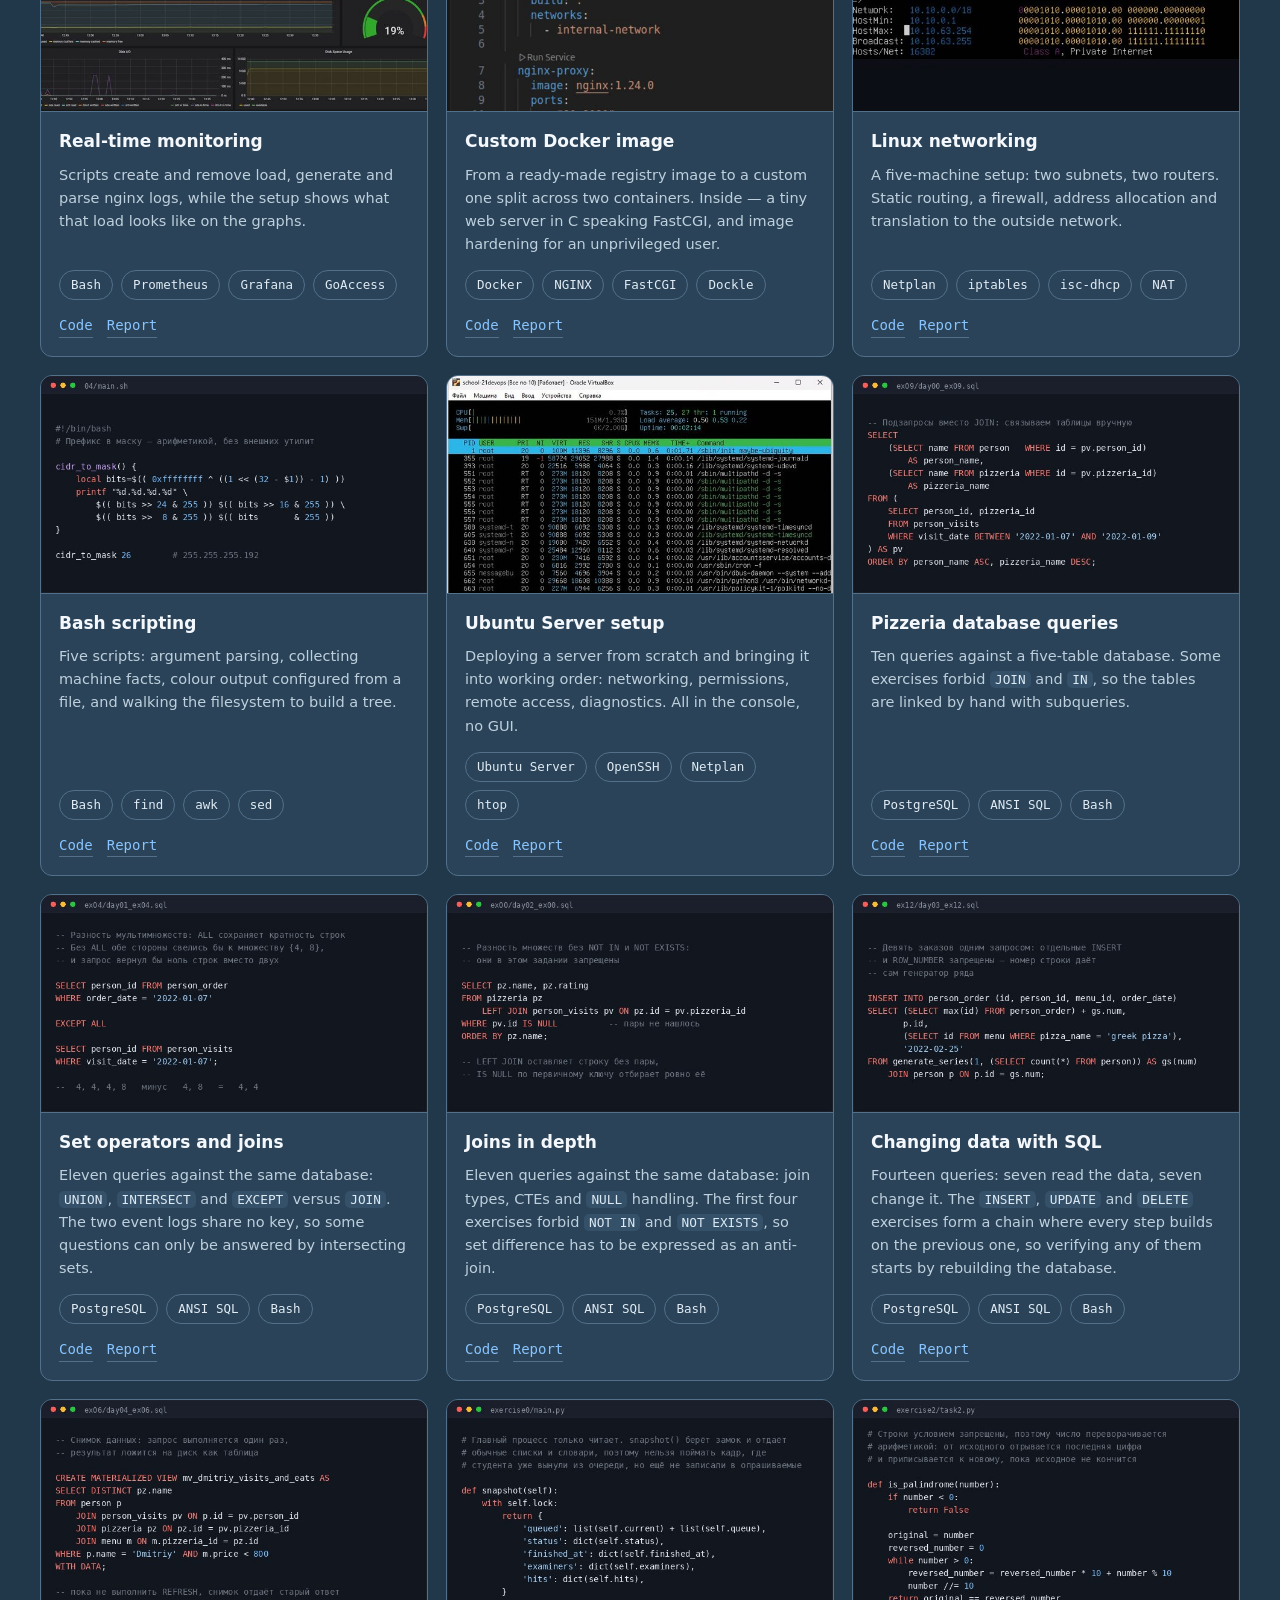
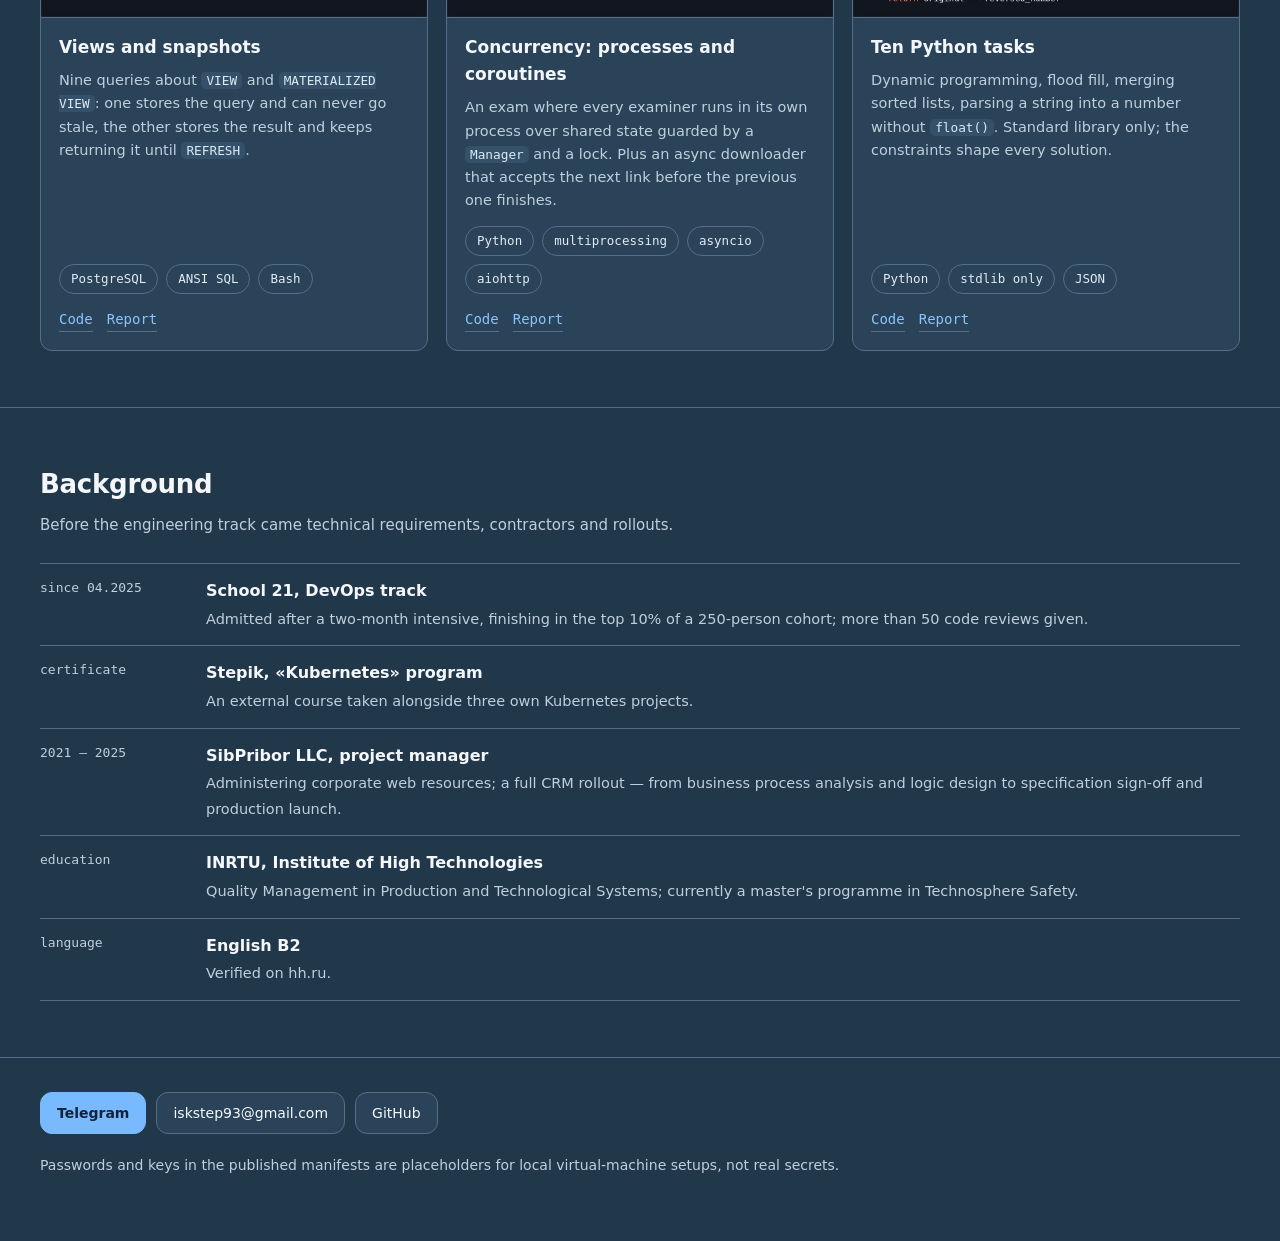
<file: en/index.html>
<!DOCTYPE html>
<html lang="en">
<head>
<meta charset="utf-8">
<meta name="viewport" content="width=device-width, initial-scale=1">
<title>Alexander Stepanovich — DevOps Engineer</title>
<meta name="description" content="DevOps portfolio: Kubernetes, Helm, Ansible, Docker, CI/CD and monitoring. Twenty-one projects with reports and working configurations, plus two home-media products for Linux and Windows.">
<meta property="og:title" content="Alexander Stepanovich — DevOps Engineer">
<meta property="og:description" content="DevOps portfolio: Kubernetes, Helm, Ansible, Docker, CI/CD and monitoring. Twenty-one projects and two home-media products.">
<meta property="og:image" content="https://sher2yja.github.io/assets/photo.jpg">
<meta property="og:url" content="https://sher2yja.github.io/en/">
<meta property="og:type" content="profile">
<link rel="icon" href="data:image/svg+xml,%3Csvg xmlns='http://www.w3.org/2000/svg' viewBox='0 0 32 32'%3E%3Crect width='32' height='32' rx='7' fill='%230b0e14'/%3E%3Ctext x='16' y='23' font-family='monospace' font-size='19' fill='%233fb950' text-anchor='middle'%3E%24%3C/text%3E%3C/svg%3E">
<link rel="stylesheet" href="../assets/style.css">
</head>
<body>

<header class="top">
  <div class="wrap">
    <div class="top-bar">
      <a class="brand" href="#top" aria-label="Back to the top">AS<span class="brand-mark">/</span> DevOps</a>
      <nav class="site-nav" aria-label="Main navigation">
        <a href="#product">Products</a>
        <a href="#featured">Selected work</a>
        <a href="#projects">All projects</a>
        <a href="#background">About</a>
      </nav>
      <nav class="lang"><a href="../">RU</a><span class="on">EN</span></nav>
    </div>
    <div class="hero" id="top">
      <img class="avatar" src="../assets/photo.jpg" alt="Portrait of Alexander Stepanovich" width="320" height="320">
      <div class="hero-copy">
        <h1>Alexander Stepanovich</h1>
        <p class="role">DevOps Engineer<span class="dot">·</span>Moscow</p>
        <p class="hero-thesis">Infrastructure from Linux to Kubernetes.</p>
        <p class="lead">
          I build infrastructure from Linux hosts to Kubernetes delivery:
          automation, CI/CD, and monitoring. Explore two released home-media
          products and 21 documented engineering projects.
        </p>
        <div class="actions">
          <a class="btn btn-primary" href="#featured">Explore selected work</a>
          <a class="btn" href="../assets/cv/Stepanovich_Alexander_CV.pdf?v=f8559730">CV (PDF)</a>
          <a class="btn" href="https://github.com/sher2yja/portfolio">GitHub</a>
          <a class="btn" href="https://t.me/Alexander_Stepanovich">Telegram</a>
        </div>
      </div>
      <aside class="hero-aside" aria-label="Portfolio at a glance">
        <p class="hero-aside-title">Explore</p>
        <a href="#product"><span>01</span> Released products <span aria-hidden="true">↗</span></a>
        <a href="#featured"><span>02</span> Selected case studies <span aria-hidden="true">↗</span></a>
        <a href="#chain"><span>03</span> Seven ways to ship <span aria-hidden="true">↗</span></a>
      </aside>
    </div>
  </div>
</header>

<main>

<section id="product">
  <div class="wrap">
    <div class="section-heading"><div><h2>Products of my own</h2><p class="sub">One media stack for two use cases: k3s on Linux and Docker Compose in WSL2 on Windows.</p></div><a href="#projects">All projects →</a></div>

    <div class="product-list">
      <article class="product">
        <div class="product-shot">
          <img src="../assets/covers/home-media-k3s.jpg" alt="The application window: all seven media server services are up and responding" width="640" height="360">
        </div>
        <div class="product-body">
          <h3>Home media server on k3s</h3>
          <p>Six media library services live in a k3s cluster, and one downloaded file installs them onto someone else&#39;s machine — no command line and no dependencies at all. The program brings the cluster up itself, maps volumes onto the folders the user picked and wires the services to each other over their APIs.</p>
          <p>On every tag the pipeline brings up a real k3s and runs the installation with the same code that reaches the user. The release publishes exactly the artifact that passed the checks — nothing is rebuilt at that step.</p>
          <div class="chips"><span class="chip">k3s</span><span class="chip">Kustomize</span><span class="chip">Python</span><span class="chip">tkinter</span><span class="chip">Ansible</span><span class="chip">GitHub Actions</span></div>
          <div class="links">
            <a href="https://github.com/sher2yja/home-media-k3s">Repository</a>
            <a href="https://github.com/sher2yja/home-media-k3s/releases">Releases</a>
            <a href="https://github.com/sher2yja/home-media-k3s/blob/master/DEVELOPMENT.md">How it works</a>
          </div>
        </div>
      </article>

      <article class="product">
        <div class="product-shot">
          <img src="../assets/covers/home-media-lite.jpg" alt="Home Media Lite service-wiring code" width="640" height="360">
        </div>
        <div class="product-body">
          <h3>Home Media Lite for Windows</h3>
          <p>The same media stack without a cluster: one <code>.exe</code> prepares WSL2 and Docker Desktop, starts seven containers and wires the services together over their APIs.</p>
          <p>One button shuts the entire stack down so it does not occupy memory around the clock. Before a release, e2e brings up the real Compose stack and tests the same installation path the user receives.</p>
          <div class="chips"><span class="chip">Docker Compose</span><span class="chip">WSL2</span><span class="chip">Python</span><span class="chip">tkinter</span><span class="chip">GitHub Actions</span></div>
          <div class="links">
            <a href="https://github.com/sher2yja/home-media-lite">Repository</a>
            <a href="https://github.com/sher2yja/home-media-lite/releases">Releases</a>
            <a href="https://github.com/sher2yja/home-media-lite/blob/master/DEVELOPMENT.md">How it works</a>
          </div>
        </div>
      </article>
    </div>
  </div>
</section>

<section id="featured">
  <div class="wrap">
    <div class="section-heading"><div><h2>Selected engineering work</h2><p class="sub">Three case studies across delivery, orchestration, and observability.</p></div><a href="#projects">All 21 projects →</a></div>
    <div class="featured-grid">
      <article class="featured-card">
        <a href="https://github.com/sher2yja/portfolio/tree/main/devops_projects/n8n-k3s-local">
          <img src="../assets/covers/n8n-k3s-local.jpg" alt="Local n8n cluster manifests" loading="lazy" width="640" height="360">
          <span class="featured-body"><strong>n8n on local k3s VMs</strong><span>Ansible prepares a k3s VM; GitHub Actions deploys three n8n roles through a separate runner VM.</span><span class="featured-link">View case study →</span></span>
        </a>
      </article>
      <article class="featured-card">
        <a href="https://github.com/sher2yja/portfolio/tree/main/devops_projects/helm-cd-pipeline">
          <img src="../assets/covers/helm-cd-pipeline.jpg" alt="Pipeline runs in GitHub Actions" loading="lazy" width="640" height="360">
          <span class="featured-body"><strong>Helm chart delivery</strong><span>A pipeline tests a chart in a temporary k3d cluster, then publishes and verifies the tagged release.</span><span class="featured-link">View case study →</span></span>
        </a>
      </article>
      <article class="featured-card">
        <a href="https://github.com/sher2yja/portfolio/tree/main/devops_projects/observability-stack">
          <img src="../assets/covers/observability-stack.jpg" alt="Grafana dashboard with cluster metrics" loading="lazy" width="640" height="360">
          <span class="featured-body"><strong>Observability stack</strong><span>Prometheus, Loki, Grafana and Alertmanager bring metrics, logs and alerts to a Swarm cluster.</span><span class="featured-link">View case study →</span></span>
        </a>
      </article>
    </div>
  </div>
</section>

<section id="stack">
  <div class="wrap">
    <h2>Stack</h2>
    <p class="sub">Tools actually used in the projects below, not listed to pad the page.</p>

    <div class="stack-row">
      <div class="stack-name">Orchestration &amp; containers</div>
      <div class="chips">
        <span class="chip">Kubernetes</span><span class="chip">Helm</span><span class="chip">Kustomize</span>
        <span class="chip">k3s</span><span class="chip">k3d</span><span class="chip">minikube</span><span class="chip">Docker</span>
        <span class="chip">Docker Compose</span><span class="chip">Docker Swarm</span><span class="chip">Vagrant</span>
      </div>
    </div>
    <div class="stack-row">
      <div class="stack-name">Automation &amp; delivery</div>
      <div class="chips">
        <span class="chip">Ansible</span><span class="chip">Consul</span><span class="chip">Envoy</span>
        <span class="chip">GitLab CI</span><span class="chip">GitHub Actions</span><span class="chip">Git</span><span class="chip">SSH / SCP</span>
      </div>
    </div>
    <div class="stack-row">
      <div class="stack-name">Observability</div>
      <div class="chips">
        <span class="chip">Prometheus</span><span class="chip">Grafana</span><span class="chip">Loki</span>
        <span class="chip">Alertmanager</span><span class="chip">node_exporter</span><span class="chip">GoAccess</span>
      </div>
    </div>
    <div class="stack-row">
      <div class="stack-name">Systems &amp; data</div>
      <div class="chips">
        <span class="chip">Linux</span><span class="chip">Bash</span><span class="chip">NGINX</span>
        <span class="chip">PostgreSQL</span><span class="chip">SQL</span><span class="chip">iptables</span>
        <span class="chip">Netplan</span><span class="chip">cert-manager</span>
      </div>
    </div>
    <div class="stack-row">
      <div class="stack-name">Languages &amp; concurrency</div>
      <div class="chips">
        <span class="chip">Python</span><span class="chip">multiprocessing</span><span class="chip">asyncio</span>
        <span class="chip">aiohttp</span><span class="chip">tkinter</span><span class="chip">PyInstaller</span>
      </div>
    </div>
  </div>
</section>

<section id="chain">
  <div class="wrap">
    <h2>One application, seven ways to ship it</h2>
    <div class="callout">
      <p>
        Seven projects deploy <strong>the same application</strong> — a hotel
        booking system of 7 microservices. Only the delivery method changes.
      </p>
      <div class="chips">
        <span class="chip">Spring Boot</span><span class="chip">PostgreSQL</span><span class="chip">RabbitMQ</span>
      </div>
    </div>

    <div class="chain">
      <div class="step"><b>Compose</b><span>single machine</span></div>
      <div class="arrow">→</div>
      <div class="step"><b>Swarm</b><span>3-node cluster</span></div>
      <div class="arrow">→</div>
      <div class="step"><b>Ansible</b><span>roles and Consul</span></div>
      <div class="arrow">→</div>
      <div class="step"><b>K8s</b><span>hand-written manifests</span></div>
      <div class="arrow">→</div>
      <div class="step"><b>k3s</b><span>self-hosted cluster</span></div>
      <div class="arrow">→</div>
      <div class="step"><b>Helm</b><span>chart and Kustomize</span></div>
      <div class="arrow">→</div>
      <div class="step"><b>Pipeline</b><span>chart delivery</span></div>
    </div>

    <p class="sub">
      This makes it possible to compare tools on one task rather than through
      their documentation: what each next step removes, what it adds and at what
      cost. The findings are in the reports — for example how <code>mode: global</code>
      differs from <code>replicated</code> for the same set of services, and why
      a database on Kubernetes needs the <code>Recreate</code> strategy rather
      than <code>RollingUpdate</code>.
    </p>
  </div>
</section>

<section id="projects">
  <div class="wrap">
    <h2>Projects</h2>
    <p class="sub">
      Twenty-one published projects, ordered from advanced to fundamental.
      <strong>Note:</strong> project READMEs and reports are written
      in Russian — the code, manifests and configurations are language-neutral.
    </p>

    <div class="grid">

      <article class="card">
        <img src="../assets/covers/n8n-k3s-local.jpg" alt="Local n8n cluster manifests" loading="lazy" width="640" height="360">
        <div class="card-body">
          <h3>n8n on local k3s VMs</h3>
          <p>Ansible prepares a k3s VM, while GitHub Actions deploys three n8n roles to staging and production through a separate runner VM. Credential restoration and setup from a fresh public clone were verified.</p>
          <div class="chips"><span class="chip">Ansible</span><span class="chip">k3s</span><span class="chip">Helm</span><span class="chip">GitHub Actions</span></div>
          <div class="links">
            <a href="https://github.com/sher2yja/portfolio/tree/main/devops_projects/n8n-k3s-local">Code</a>
            <a href="https://github.com/sher2yja/portfolio/blob/main/devops_projects/n8n-k3s-local/main_report.md">Report</a>
          </div>
        </div>
      </article>

      <article class="card">
        <img src="../assets/covers/helm-cd-pipeline.jpg" alt="Pipeline runs in GitHub Actions" loading="lazy" width="640" height="360">
        <div class="card-body">
          <h3>Continuous delivery of a Helm chart</h3>
          <p>The chart travels a GitHub Actions pipeline: the test stage spins up a throwaway k3d cluster inside the runner, and on a tag the chart is published to a registry and verified from there.</p>
          <div class="chips"><span class="chip">Helm</span><span class="chip">GitHub Actions</span><span class="chip">k3d</span><span class="chip">Newman</span></div>
          <div class="links">
            <a href="https://github.com/sher2yja/portfolio/tree/main/devops_projects/helm-cd-pipeline">Code</a>
            <a href="https://github.com/sher2yja/portfolio/blob/main/devops_projects/helm-cd-pipeline/main_report.md">Report</a>
          </div>
        </div>
      </article>

      <article class="card">
        <img src="../assets/covers/helm-kustomize-deploy.jpg" alt="Manifest tree of base and overlays" loading="lazy" width="640" height="360">
        <div class="card-body">
          <h3>Helm and Kustomize</h3>
          <p>The same application is delivered two independent ways: <code>base</code> + <code>overlay</code>, and a hand-written chart. Plus adopting already running objects into Helm with no downtime.</p>
          <div class="chips"><span class="chip">Helm</span><span class="chip">Kustomize</span><span class="chip">k3s</span><span class="chip">Vagrant</span></div>
          <div class="links">
            <a href="https://github.com/sher2yja/portfolio/tree/main/devops_projects/helm-kustomize-deploy">Code</a>
            <a href="https://github.com/sher2yja/portfolio/blob/main/devops_projects/helm-kustomize-deploy/main_report.md">Report</a>
          </div>
        </div>
      </article>

      <article class="card">
        <img src="../assets/covers/k3s-cluster-tls.jpg" alt="Issuing a wildcard certificate with cert-manager" loading="lazy" width="640" height="360">
        <div class="card-body">
          <h3>Self-hosted k3s cluster with TLS</h3>
          <p>A cluster built from scratch on three machines. The bundled Ingress is replaced with NGINX, a wildcard certificate is issued for the domain, and the database gets persistent storage.</p>
          <div class="chips"><span class="chip">k3s</span><span class="chip">NGINX Ingress</span><span class="chip">cert-manager</span><span class="chip">PV / PVC</span></div>
          <div class="links">
            <a href="https://github.com/sher2yja/portfolio/tree/main/devops_projects/k3s-cluster-tls">Code</a>
            <a href="https://github.com/sher2yja/portfolio/blob/main/devops_projects/k3s-cluster-tls/main_report.md">Report</a>
          </div>
        </div>
      </article>

      <article class="card">
        <img src="../assets/covers/k8s-microservices.jpg" alt="Kubernetes dashboard with deployments and pods" loading="lazy" width="640" height="360">
        <div class="card-body">
          <h3>Microservices on Kubernetes</h3>
          <p>A 7-microservice application deployed with a hand-written set of manifests — from <code>Namespace</code> to <code>Deployment</code>. Running on minikube.</p>
          <div class="chips"><span class="chip">Kubernetes</span><span class="chip">minikube</span><span class="chip">kubectl</span></div>
          <div class="links">
            <a href="https://github.com/sher2yja/portfolio/tree/main/devops_projects/k8s-microservices">Code</a>
            <a href="https://github.com/sher2yja/portfolio/blob/main/devops_projects/k8s-microservices/main_report.md">Report</a>
          </div>
        </div>
      </article>

      <article class="card">
        <img src="../assets/covers/swarm-orchestration.jpg" alt="Services spread across Swarm cluster nodes" loading="lazy" width="640" height="360">
        <div class="card-body">
          <h3>Compose and Swarm</h3>
          <p>The same application goes through three stages: build and run on one machine, move into a virtual machine, then spread across a three-node cluster.</p>
          <div class="chips"><span class="chip">Docker Compose</span><span class="chip">Docker Swarm</span><span class="chip">Vagrant</span></div>
          <div class="links">
            <a href="https://github.com/sher2yja/portfolio/tree/main/devops_projects/swarm-orchestration">Code</a>
            <a href="https://github.com/sher2yja/portfolio/blob/main/devops_projects/swarm-orchestration/main_report.md">Report</a>
          </div>
        </div>
      </article>

      <article class="card">
        <img src="../assets/covers/ansible-consul-iac.jpg" alt="Service list in the Consul UI" loading="lazy" width="640" height="360">
        <div class="card-body">
          <h3>Ansible and Consul</h3>
          <p>Nodes are configured from a control machine with roles. In the second part services discover each other through a service mesh, and the database address disappears from the application configuration.</p>
          <div class="chips"><span class="chip">Ansible</span><span class="chip">Consul</span><span class="chip">Envoy</span></div>
          <div class="links">
            <a href="https://github.com/sher2yja/portfolio/tree/main/devops_projects/ansible-consul-iac">Code</a>
            <a href="https://github.com/sher2yja/portfolio/blob/main/devops_projects/ansible-consul-iac/main_report.md">Report</a>
          </div>
        </div>
      </article>

      <article class="card">
        <img src="../assets/covers/gitlab-cicd-pipeline.jpg" alt="Fragment of .gitlab-ci.yml: stages, needs and manual deploy" loading="lazy" width="640" height="360">
        <div class="card-body">
          <h3>GitLab CI/CD pipeline</h3>
          <p>Four stages — style, build, test, deploy — with a Telegram notification after each one and a manual button for shipping to the server.</p>
          <div class="chips"><span class="chip">GitLab CI</span><span class="chip">Bash</span><span class="chip">SSH / SCP</span></div>
          <div class="links">
            <a href="https://github.com/sher2yja/portfolio/tree/main/devops_projects/gitlab-cicd-pipeline">Code</a>
            <a href="https://github.com/sher2yja/portfolio/blob/main/devops_projects/gitlab-cicd-pipeline/main_report.md">Report</a>
          </div>
        </div>
      </article>

      <article class="card">
        <img src="../assets/covers/observability-stack.jpg" alt="Grafana dashboard with cluster metrics" loading="lazy" width="640" height="360">
        <div class="card-body">
          <h3>Observability stack</h3>
          <p>A Swarm cluster wrapped in metrics, logs and alerts: Prometheus collects metrics, Loki collects logs, Grafana brings them onto one dashboard, Alertmanager raises alarms.</p>
          <div class="chips"><span class="chip">Prometheus</span><span class="chip">Loki</span><span class="chip">Grafana</span><span class="chip">Alertmanager</span></div>
          <div class="links">
            <a href="https://github.com/sher2yja/portfolio/tree/main/devops_projects/observability-stack">Code</a>
            <a href="https://github.com/sher2yja/portfolio/blob/main/devops_projects/observability-stack/main_report.md">Report</a>
          </div>
        </div>
      </article>

      <article class="card">
        <img src="../assets/covers/log-analytics-monitoring.jpg" alt="Load graphs on a node exporter dashboard" loading="lazy" width="640" height="360">
        <div class="card-body">
          <h3>Real-time monitoring</h3>
          <p>Scripts create and remove load, generate and parse nginx logs, while the setup shows what that load looks like on the graphs.</p>
          <div class="chips"><span class="chip">Bash</span><span class="chip">Prometheus</span><span class="chip">Grafana</span><span class="chip">GoAccess</span></div>
          <div class="links">
            <a href="https://github.com/sher2yja/portfolio/tree/main/devops_projects/log-analytics-monitoring">Code</a>
            <a href="https://github.com/sher2yja/portfolio/blob/main/devops_projects/log-analytics-monitoring/main_report.md">Report</a>
          </div>
        </div>
      </article>

      <article class="card">
        <img src="../assets/covers/docker-nginx-fastcgi.jpg" alt="Custom images in docker images" loading="lazy" width="640" height="360">
        <div class="card-body">
          <h3>Custom Docker image</h3>
          <p>From a ready-made registry image to a custom one split across two containers. Inside — a tiny web server in C speaking FastCGI, and image hardening for an unprivileged user.</p>
          <div class="chips"><span class="chip">Docker</span><span class="chip">NGINX</span><span class="chip">FastCGI</span><span class="chip">Dockle</span></div>
          <div class="links">
            <a href="https://github.com/sher2yja/portfolio/tree/main/devops_projects/docker-nginx-fastcgi">Code</a>
            <a href="https://github.com/sher2yja/portfolio/blob/main/devops_projects/docker-nginx-fastcgi/main_report.md">Report</a>
          </div>
        </div>
      </article>

      <article class="card">
        <img src="../assets/covers/network-infrastructure.jpg" alt="Subnet breakdown with ipcalc" loading="lazy" width="640" height="360">
        <div class="card-body">
          <h3>Linux networking</h3>
          <p>A five-machine setup: two subnets, two routers. Static routing, a firewall, address allocation and translation to the outside network.</p>
          <div class="chips"><span class="chip">Netplan</span><span class="chip">iptables</span><span class="chip">isc-dhcp</span><span class="chip">NAT</span></div>
          <div class="links">
            <a href="https://github.com/sher2yja/portfolio/tree/main/devops_projects/network-infrastructure">Code</a>
            <a href="https://github.com/sher2yja/portfolio/blob/main/devops_projects/network-infrastructure/main_report.md">Report</a>
          </div>
        </div>
      </article>

      <article class="card">
        <img src="../assets/covers/sys-monitor-scripts.jpg" alt="Bash function converting a prefix into a netmask" loading="lazy" width="640" height="360">
        <div class="card-body">
          <h3>Bash scripting</h3>
          <p>Five scripts: argument parsing, collecting machine facts, colour output configured from a file, and walking the filesystem to build a tree.</p>
          <div class="chips"><span class="chip">Bash</span><span class="chip">find</span><span class="chip">awk</span><span class="chip">sed</span></div>
          <div class="links">
            <a href="https://github.com/sher2yja/portfolio/tree/main/devops_projects/sys-monitor-scripts">Code</a>
            <a href="https://github.com/sher2yja/portfolio/blob/main/devops_projects/sys-monitor-scripts/main_report.md">Report</a>
          </div>
        </div>
      </article>

      <article class="card">
        <img src="../assets/covers/linux-core-setup.jpg" alt="Server processes in htop" loading="lazy" width="640" height="360">
        <div class="card-body">
          <h3>Ubuntu Server setup</h3>
          <p>Deploying a server from scratch and bringing it into working order: networking, permissions, remote access, diagnostics. All in the console, no GUI.</p>
          <div class="chips"><span class="chip">Ubuntu Server</span><span class="chip">OpenSSH</span><span class="chip">Netplan</span><span class="chip">htop</span></div>
          <div class="links">
            <a href="https://github.com/sher2yja/portfolio/tree/main/devops_projects/linux-core-setup">Code</a>
            <a href="https://github.com/sher2yja/portfolio/blob/main/devops_projects/linux-core-setup/main_report.md">Report</a>
          </div>
        </div>
      </article>

      <article class="card">
        <img src="../assets/covers/pizzeria-sql-basics.jpg" alt="Query with subqueries in SELECT and FROM" loading="lazy" width="640" height="360">
        <div class="card-body">
          <h3>Pizzeria database queries</h3>
          <p>Ten queries against a five-table database. Some exercises forbid <code>JOIN</code> and <code>IN</code>, so the tables are linked by hand with subqueries.</p>
          <div class="chips"><span class="chip">PostgreSQL</span><span class="chip">ANSI SQL</span><span class="chip">Bash</span></div>
          <div class="links">
            <a href="https://github.com/sher2yja/portfolio/tree/main/sql_projects/pizzeria-sql-basics">Code</a>
            <a href="https://github.com/sher2yja/portfolio/blob/main/sql_projects/pizzeria-sql-basics/main_report.md">Report</a>
          </div>
        </div>
      </article>

      <article class="card">
        <img src="../assets/covers/pizzeria-sql-sets.jpg" alt="Multiset difference with EXCEPT ALL" loading="lazy" width="640" height="360">
        <div class="card-body">
          <h3>Set operators and joins</h3>
          <p>Eleven queries against the same database: <code>UNION</code>, <code>INTERSECT</code> and <code>EXCEPT</code> versus <code>JOIN</code>. The two event logs share no key, so some questions can only be answered by intersecting sets.</p>
          <div class="chips"><span class="chip">PostgreSQL</span><span class="chip">ANSI SQL</span><span class="chip">Bash</span></div>
          <div class="links">
            <a href="https://github.com/sher2yja/portfolio/tree/main/sql_projects/pizzeria-sql-sets">Code</a>
            <a href="https://github.com/sher2yja/portfolio/blob/main/sql_projects/pizzeria-sql-sets/main_report.md">Report</a>
          </div>
        </div>
      </article>

      <article class="card">
        <img src="../assets/covers/pizzeria-sql-joins.jpg" alt="Anti-join: set difference without NOT IN" loading="lazy" width="640" height="360">
        <div class="card-body">
          <h3>Joins in depth</h3>
          <p>Eleven queries against the same database: join types, CTEs and <code>NULL</code> handling. The first four exercises forbid <code>NOT IN</code> and <code>NOT EXISTS</code>, so set difference has to be expressed as an anti-join.</p>
          <div class="chips"><span class="chip">PostgreSQL</span><span class="chip">ANSI SQL</span><span class="chip">Bash</span></div>
          <div class="links">
            <a href="https://github.com/sher2yja/portfolio/tree/main/sql_projects/pizzeria-sql-joins">Code</a>
            <a href="https://github.com/sher2yja/portfolio/blob/main/sql_projects/pizzeria-sql-joins/main_report.md">Report</a>
          </div>
        </div>
      </article>

      <article class="card">
        <img src="../assets/covers/pizzeria-sql-dml.jpg" alt="INSERT-SELECT with generate_series instead of nine inserts" loading="lazy" width="640" height="360">
        <div class="card-body">
          <h3>Changing data with SQL</h3>
          <p>Fourteen queries: seven read the data, seven change it. The <code>INSERT</code>, <code>UPDATE</code> and <code>DELETE</code> exercises form a chain where every step builds on the previous one, so verifying any of them starts by rebuilding the database.</p>
          <div class="chips"><span class="chip">PostgreSQL</span><span class="chip">ANSI SQL</span><span class="chip">Bash</span></div>
          <div class="links">
            <a href="https://github.com/sher2yja/portfolio/tree/main/sql_projects/pizzeria-sql-dml">Code</a>
            <a href="https://github.com/sher2yja/portfolio/blob/main/sql_projects/pizzeria-sql-dml/main_report.md">Report</a>
          </div>
        </div>
      </article>

      <article class="card">
        <img src="../assets/covers/pizzeria-sql-views.jpg" alt="Materialized view: a snapshot stored on disk" loading="lazy" width="640" height="360">
        <div class="card-body">
          <h3>Views and snapshots</h3>
          <p>Nine queries about <code>VIEW</code> and <code>MATERIALIZED VIEW</code>: one stores the query and can never go stale, the other stores the result and keeps returning it until <code>REFRESH</code>.</p>
          <div class="chips"><span class="chip">PostgreSQL</span><span class="chip">ANSI SQL</span><span class="chip">Bash</span></div>
          <div class="links">
            <a href="https://github.com/sher2yja/portfolio/tree/main/sql_projects/pizzeria-sql-views">Code</a>
            <a href="https://github.com/sher2yja/portfolio/blob/main/sql_projects/pizzeria-sql-views/main_report.md">Report</a>
          </div>
        </div>
      </article>

      <article class="card">
        <img src="../assets/covers/python-concurrency.jpg" alt="A consistent snapshot of shared state taken under a lock" loading="lazy" width="640" height="360">
        <div class="card-body">
          <h3>Concurrency: processes and coroutines</h3>
          <p>An exam where every examiner runs in its own process over shared state guarded by a <code>Manager</code> and a lock. Plus an async downloader that accepts the next link before the previous one finishes.</p>
          <div class="chips"><span class="chip">Python</span><span class="chip">multiprocessing</span><span class="chip">asyncio</span><span class="chip">aiohttp</span></div>
          <div class="links">
            <a href="https://github.com/sher2yja/portfolio/tree/main/python_projects/python-concurrency">Code</a>
            <a href="https://github.com/sher2yja/portfolio/blob/main/python_projects/python-concurrency/main_report.md">Report</a>
          </div>
        </div>
      </article>

      <article class="card">
        <img src="../assets/covers/python-algorithms.jpg" alt="Reversing a number with arithmetic: strings are forbidden by the brief" loading="lazy" width="640" height="360">
        <div class="card-body">
          <h3>Ten Python tasks</h3>
          <p>Dynamic programming, flood fill, merging sorted lists, parsing a string into a number without <code>float()</code>. Standard library only; the constraints shape every solution.</p>
          <div class="chips"><span class="chip">Python</span><span class="chip">stdlib only</span><span class="chip">JSON</span></div>
          <div class="links">
            <a href="https://github.com/sher2yja/portfolio/tree/main/python_projects/python-algorithms">Code</a>
            <a href="https://github.com/sher2yja/portfolio/blob/main/python_projects/python-algorithms/main_report.md">Report</a>
          </div>
        </div>
      </article>

    </div>
  </div>
</section>

<section id="background">
  <div class="wrap">
    <h2>Background</h2>
    <p class="sub">Before the engineering track came technical requirements, contractors and rollouts.</p>

    <ul class="facts">
      <li>
        <span class="when">since 04.2025</span>
        <span><b>School 21, DevOps track</b><span class="what">Admitted after a two-month intensive, finishing in the top 10% of a 250-person cohort; more than 50 code reviews given.</span></span>
      </li>
      <li>
        <span class="when">certificate</span>
        <span><b>Stepik, «Kubernetes» program</b><span class="what">An external course taken alongside three own Kubernetes projects.</span></span>
      </li>
      <li>
        <span class="when">2021 — 2025</span>
        <span><b>SibPribor LLC, project manager</b><span class="what">Administering corporate web resources; a full CRM rollout — from business process analysis and logic design to specification sign-off and production launch.</span></span>
      </li>
      <li>
        <span class="when">education</span>
        <span><b>INRTU, Institute of High Technologies</b><span class="what">Quality Management in Production and Technological Systems; currently a master's programme in Technosphere Safety.</span></span>
      </li>
      <li>
        <span class="when">language</span>
        <span><b>English B2</b><span class="what">Verified on hh.ru.</span></span>
      </li>
    </ul>
  </div>
</section>

</main>

<footer>
  <div class="wrap">
    <div class="actions">
      <a class="btn btn-primary" href="https://t.me/Alexander_Stepanovich">Telegram</a>
      <a class="btn" href="mailto:iskstep93@gmail.com">iskstep93@gmail.com</a>
      <a class="btn" href="https://github.com/sher2yja">GitHub</a>
    </div>
    <p>
      Passwords and keys in the published manifests are placeholders for local
      virtual-machine setups, not real secrets.
    </p>
  </div>
</footer>

</body>
</html>
</file>
<file: assets/style.css>
/* Портфолио DevOps — сланцевая тема, без внешних зависимостей.
   Шрифты только системные, иконки — символы, бейджи — свои .chip. */

:root {
  --bg:        #21374a;
  --surface:   #2a4358;
  --surface-2: #35516a;
  --border:    #52708a;
  --text:      #f4f8fc;
  --muted:     #bed0dd;
  --accent:    #88c4ff;
  --mono-acc:  #91e5b4;

  --sans: system-ui, -apple-system, "Segoe UI", Roboto, "Helvetica Neue", sans-serif;
  --mono: ui-monospace, SFMono-Regular, Menlo, Consolas, "DejaVu Sans Mono", monospace;

  --radius: 12px;
  --wrap: 1240px;

  /* Тень со смещением и размытием, а не цветной ореол вокруг рамки: на тёмном
     фоне ореол читается как свечение, а не как высота. */
  --lift: 0 6px 20px -8px #00000099;
  --ease: 140ms cubic-bezier(.2, .7, .3, 1);

  /* Поверхности, которые рисует браузер, а не мы: каретка и полоса прокрутки
     приходят из системной темы и на тёмном фоне выпадают из палитры. */
  color-scheme: dark;
  scrollbar-color: var(--border) var(--bg);
  caret-color: var(--accent);
}

::selection { background: #3b83c775; color: var(--text); }

* { box-sizing: border-box; }

html { scroll-behavior: smooth; }

body {
  margin: 0;
  background: var(--bg);
  color: var(--text);
  font: 16px/1.6 var(--sans);
  -webkit-text-size-adjust: 100%;
}

a { color: var(--accent); text-decoration: none; }
a:hover { text-decoration: underline; text-underline-offset: 3px; }

/* Фокус с клавиатуры был виден только браузерным пунктиром — на тёмном фоне
   его практически нет. Обводка идёт со смещением, чтобы не сливаться с рамкой
   элемента, и повторяет его собственное скругление. */
:where(a, button, [tabindex]):focus-visible {
  outline: 2px solid var(--accent);
  outline-offset: 2px;
}

/* html { scroll-behavior: smooth } без этого блока игнорирует системную
   настройку «меньше движения». */
@media (prefers-reduced-motion: reduce) {
  html { scroll-behavior: auto; }
  *, *::before, *::after {
    animation-duration: 0.01ms !important;
    transition-duration: 0.01ms !important;
  }
}

code {
  font-family: var(--mono);
  font-size: 0.88em;
  padding: 1px 5px;
  border-radius: 5px;
  background: var(--surface-2);
  color: #dceaf4;
}

.wrap {
  max-width: var(--wrap);
  margin: 0 auto;
  padding: 0 20px;
}

/* ---------- шапка ---------- */

.top {
  border-bottom: 1px solid var(--border);
  background: linear-gradient(125deg, #2d4860 0%, #294359 52%, var(--bg) 100%);
}

.top-bar {
  display: flex;
  align-items: center;
  gap: 28px;
  padding: 18px 0;
  border-bottom: 1px solid #ffffff25;
}

.brand { color: var(--text); font-weight: 750; white-space: nowrap; letter-spacing: -.02em; }
.brand:hover { text-decoration: none; }
.brand-mark { color: var(--mono-acc); }
.site-nav { display: flex; gap: 24px; align-items: center; margin-left: auto; }
.site-nav a { color: var(--muted); font-size: 14px; }
.site-nav a:hover { color: var(--text); }

.lang {
  display: inline-flex;
  border: 1px solid var(--border);
  border-radius: 999px;
  overflow: hidden;
  font-size: 13px;
  font-family: var(--mono);
  flex-shrink: 0;
}

.lang a, .lang span {
  padding: 5px 13px;
  color: var(--muted);
}

.lang .on {
  background: var(--surface-2);
  color: var(--text);
}

.hero {
  display: grid;
  grid-template-columns: 255px minmax(0, 1fr) 240px;
  gap: 36px;
  align-items: center;
  padding: 28px 0 36px;
}

.avatar {
  width: 255px;
  height: 255px;
  object-fit: cover;
  object-position: center;
  border-radius: 20px;
  border: 1px solid #ffffff35;
  box-shadow: 0 16px 32px -18px #091727;
}

.hero h1 {
  margin: 0 0 8px;
  font-size: clamp(34px, 4vw, 57px);
  line-height: 1.05;
  letter-spacing: -0.035em;
}

.role {
  margin: 0 0 20px;
  color: var(--mono-acc);
  font-family: var(--mono);
  font-size: 16px;
}

.role .dot { color: var(--muted); margin: 0 8px; }

/* 80ch: на 62ch абзац кончался заметно левее ряда кнопок под ним и выглядел
   недописанным. Ширина текстовой колонки шапки — около 110ch, так что 80
   заполняет её без ущерба читаемости. */
.hero-thesis { margin: 0 0 12px; font-size: clamp(20px, 2vw, 28px); line-height: 1.25; font-weight: 650; }

.lead {
  margin: 0 0 24px;
  max-width: 68ch;
  color: #d6e4ef;
  font-size: 15px;
  line-height: 1.55;
}

.hero-aside { align-self: stretch; display: flex; flex-direction: column; justify-content: center; gap: 0; }
.hero-aside-title { margin: 0 0 12px; color: var(--mono-acc); font: 13px var(--mono); }
.hero-aside a { display: flex; gap: 9px; padding: 13px 0; border-top: 1px solid var(--border); color: var(--text); font-size: 14px; }
.hero-aside a span:first-child { color: var(--mono-acc); font: 12px var(--mono); }
.hero-aside a span:last-child { margin-left: auto; color: var(--accent); }

.actions {
  display: flex;
  flex-wrap: wrap;
  gap: 10px;
}

.btn {
  display: inline-block;
  padding: 9px 16px;
  border: 1px solid var(--border);
  border-radius: var(--radius);
  background: var(--surface);
  color: var(--text);
  font-size: 14px;
  transition: border-color var(--ease), background-color var(--ease), transform var(--ease);
}

.btn:hover { border-color: var(--accent); text-decoration: none; }
.btn:active { transform: translateY(1px); }

.btn-primary {
  background: #78baff;
  border-color: #78baff;
  color: #102438;
  font-weight: 600;
}

.btn-primary:hover { filter: brightness(1.1); }

/* ---------- секции ---------- */

section { padding: 56px 0; border-bottom: 1px solid var(--border); }

#product { padding-top: 30px; }
#featured { background: #1e3143; }

section h2 {
  margin: 0 0 8px;
  font-size: 26px;
  letter-spacing: -0.01em;
}

section h2::before { content: none; }

.section-heading { display: flex; justify-content: space-between; gap: 20px; align-items: start; margin-bottom: 22px; }
.section-heading .sub { margin: 0; }
.section-heading > a { white-space: nowrap; padding-top: 8px; font-size: 14px; }

/* Ширину задаёт колонка .wrap, своего лимита нет. Любая мера уже неё обрывала
   абзац на середине, тогда как чипы, карточки и таблицы под ним идут во всю
   ширину — текст выглядел недописанным. Предел строки тут ~137 символов. */
.sub {
  margin: 0 0 26px;
  color: var(--muted);
  font-size: 15px;
}

/* ---------- стек ---------- */

.stack-row {
  display: grid;
  grid-template-columns: 210px 1fr;
  gap: 16px;
  padding: 14px 0;
  border-top: 1px solid var(--border);
  align-items: baseline;
}

.stack-row:last-child { border-bottom: 1px solid var(--border); }

.stack-name { color: var(--muted); font-size: 14px; }

.chips { display: flex; flex-wrap: wrap; gap: 8px; }

.chip {
  display: inline-block;
  padding: 4px 11px;
  border: 1px solid var(--border);
  border-radius: 999px;
  background: var(--surface);
  color: #e0ebf4;
  font-family: var(--mono);
  font-size: 12.5px;
  white-space: nowrap;
}

/* ---------- врезка ---------- */

.callout {
  margin: 0 0 26px;
  padding: 20px 24px;
  border: 1px solid var(--border);
  border-radius: var(--radius);
  background: var(--surface);
}

/* Без лимита: первое предложение — 102 символа, внутрь врезки помещается
   около 120, так что оно встаёт целиком в одну строку. */
.callout p {
  margin: 0 0 14px;
  font-size: 16.5px;
}

.callout strong { color: var(--text); }

.callout .chips { margin: 0; }

/* ---------- цепочка доставки ---------- */

.chain {
  display: flex;
  flex-wrap: wrap;
  align-items: stretch;
  gap: 8px;
  margin-bottom: 22px;
}

/* 110px, а не 130: звеньев стало семь. Перенос в flex-wrap считается по
   flex-basis, а не по фактическому содержимому — 7x130 плюс шесть стрелок и
   двенадцать зазоров давало 1078 px при 1040 px колонки, и последнее звено
   уезжало на вторую строку одно, растягиваясь во всю ширину. */
.step {
  flex: 1 1 110px;
  padding: 12px 14px;
  border: 1px solid var(--border);
  border-radius: var(--radius);
  background: var(--surface);
}

/* Акцент переехал с планки на само название звена: цепочку читают по именам
   инструментов, а не по семи одинаковым полоскам слева. Зелёный, а не синий:
   синий на этом сайте означает ссылку, а звено не кликается. */
.step b {
  display: block;
  font-family: var(--mono);
  font-size: 14px;
  color: var(--mono-acc);
}
.step span { color: var(--muted); font-size: 12.5px; }

.arrow {
  align-self: center;
  color: var(--muted);
  font-family: var(--mono);
}

/* ---------- карточки проектов ---------- */

.grid {
  display: grid;
  grid-template-columns: repeat(auto-fit, minmax(300px, 1fr));
  gap: 18px;
}

.card {
  display: flex;
  flex-direction: column;
  border: 1px solid var(--border);
  border-radius: var(--radius);
  background: var(--surface);
  overflow: hidden;
  transition: border-color var(--ease), box-shadow var(--ease), transform var(--ease);
}

/* Прежде наведение меняло рамку на полтона, и на тёмном фоне этого почти не
   было видно. :focus-within — чтобы карточка отзывалась и на обход табом,
   а не только на мышь. */
.card:hover,
.card:focus-within {
  border-color: var(--accent);
  box-shadow: var(--lift);
  transform: translateY(-2px);
}

/* Все обложки ровно 640x360, поэтому пропорцию задаёт само изображение.
   С aspect-ratio + object-fit: cover контейнер оказывался выше 16:9
   и обрезал обложки по краям. */
.card img {
  width: 100%;
  height: auto;
  display: block;
  border-bottom: 1px solid var(--border);
  background: var(--bg);
}

.card-body { padding: 16px 18px 18px; display: flex; flex-direction: column; flex: 1; }

.card h3 { margin: 0 0 8px; font-size: 17px; }

.card p { margin: 0 0 14px; color: var(--muted); font-size: 14.5px; flex: 1; }

.card .chips { margin-bottom: 14px; }

.links { display: flex; flex-wrap: wrap; gap: 14px; font-size: 14px; font-family: var(--mono); }

.links a {
  border-bottom: 1px solid var(--border);
  transition: border-color var(--ease);
}

.links a:hover { border-bottom-color: var(--accent); text-decoration: none; }

/* ---------- собственные продукты и избранные кейсы ---------- */

.product-list { display: grid; grid-template-columns: repeat(2, minmax(0, 1fr)); gap: 20px; }

.product {
  display: flex;
  flex-direction: column;
  border: 1px solid var(--border);
  border-radius: var(--radius);
  background: var(--surface);
  overflow: hidden;
  transition: border-color var(--ease), box-shadow var(--ease), transform var(--ease);
}

.product:hover,
.product:focus-within {
  border-color: var(--accent);
  box-shadow: var(--lift);
  transform: translateY(-2px);
}

.product-shot {
  display: flex;
  align-items: center;
  background: #142333;
  border-bottom: 1px solid var(--border);
}

.product-shot img { display: block; width: 100%; height: auto; }

.product-body {
  padding: 22px 24px 24px;
  display: flex;
  flex-direction: column;
  flex: 1;
}

.product-body h3 {
  margin: 0 0 9px;
  font-size: 22px;
  letter-spacing: -0.01em;
}

.product-body p { margin: 0 0 14px; color: #d3e1eb; font-size: 15px; }

.product-body .chips { margin: 4px 0 16px; }

.product-body .links { margin-top: auto; }

.featured-grid { display: grid; grid-template-columns: repeat(3, minmax(0, 1fr)); gap: 18px; }
.featured-card { min-width: 0; border: 1px solid var(--border); border-radius: var(--radius); overflow: hidden; background: var(--surface); transition: transform var(--ease), box-shadow var(--ease), border-color var(--ease); }
.featured-card:hover, .featured-card:focus-within { transform: translateY(-2px); box-shadow: var(--lift); border-color: var(--accent); }
.featured-card a { display: block; color: var(--text); height: 100%; }
.featured-card a:hover { text-decoration: none; }
.featured-card img { display: block; width: 100%; height: auto; border-bottom: 1px solid var(--border); }
.featured-body { display: flex; flex-direction: column; gap: 8px; padding: 16px 18px 19px; font-size: 14px; color: var(--muted); }
.featured-body strong { color: var(--text); font-size: 18px; line-height: 1.25; }
.featured-link { color: var(--accent); font-weight: 650; margin-top: 3px; }

/* ---------- опыт ---------- */

.facts { list-style: none; margin: 0; padding: 0; }

.facts li {
  padding: 14px 0;
  border-top: 1px solid var(--border);
  display: grid;
  grid-template-columns: 150px 1fr;
  gap: 16px;
}

.facts li:last-child { border-bottom: 1px solid var(--border); }

.facts .when { color: var(--muted); font-family: var(--mono); font-size: 13px; }

.facts b { display: block; margin-bottom: 2px; }

.facts span.what { color: var(--muted); font-size: 14.5px; }

/* ---------- подвал ---------- */

footer { padding: 34px 0 50px; color: var(--muted); font-size: 14px; }

footer .actions { margin-bottom: 20px; }

/* ---------- узкий экран ---------- */

/* Продукт складывается раньше прочего: в две колонки текст рядом с обложкой
   становится нечитаемо узким уже около 860 px, задолго до мобильной ширины. */
@media (max-width: 860px) {
  .hero { grid-template-columns: 205px minmax(0, 1fr); gap: 24px; }
  .avatar { width: 205px; height: 235px; }
  .hero-aside { display: none; }
  .site-nav { gap: 14px; }
  .featured-grid { grid-template-columns: repeat(2, minmax(0, 1fr)); }
  .stack-row { grid-template-columns: 160px 1fr; }
}

@media (max-width: 640px) {
  .top-bar { flex-wrap: wrap; gap: 12px; }
  .brand { margin-right: auto; }
  .site-nav { order: 3; width: 100%; overflow-x: auto; gap: 18px; padding-bottom: 2px; }
  .site-nav a { white-space: nowrap; }
  .hero { grid-template-columns: 1fr; gap: 19px; padding: 26px 0 34px; }
  .avatar { width: min(100%, 280px); height: 275px; }
  .hero h1 { font-size: 36px; }
  .hero-thesis { font-size: 22px; }
  .product-list, .featured-grid { grid-template-columns: 1fr; }
  .section-heading { align-items: flex-start; flex-direction: column; gap: 8px; }
  .stack-row { grid-template-columns: 1fr; gap: 8px; }
  .callout { padding: 14px 16px; }
  .facts li { grid-template-columns: 1fr; gap: 4px; }
  .arrow { display: none; }
  .product-body { padding: 18px 18px 20px; }
  section { padding: 34px 0; }
}
</file>
